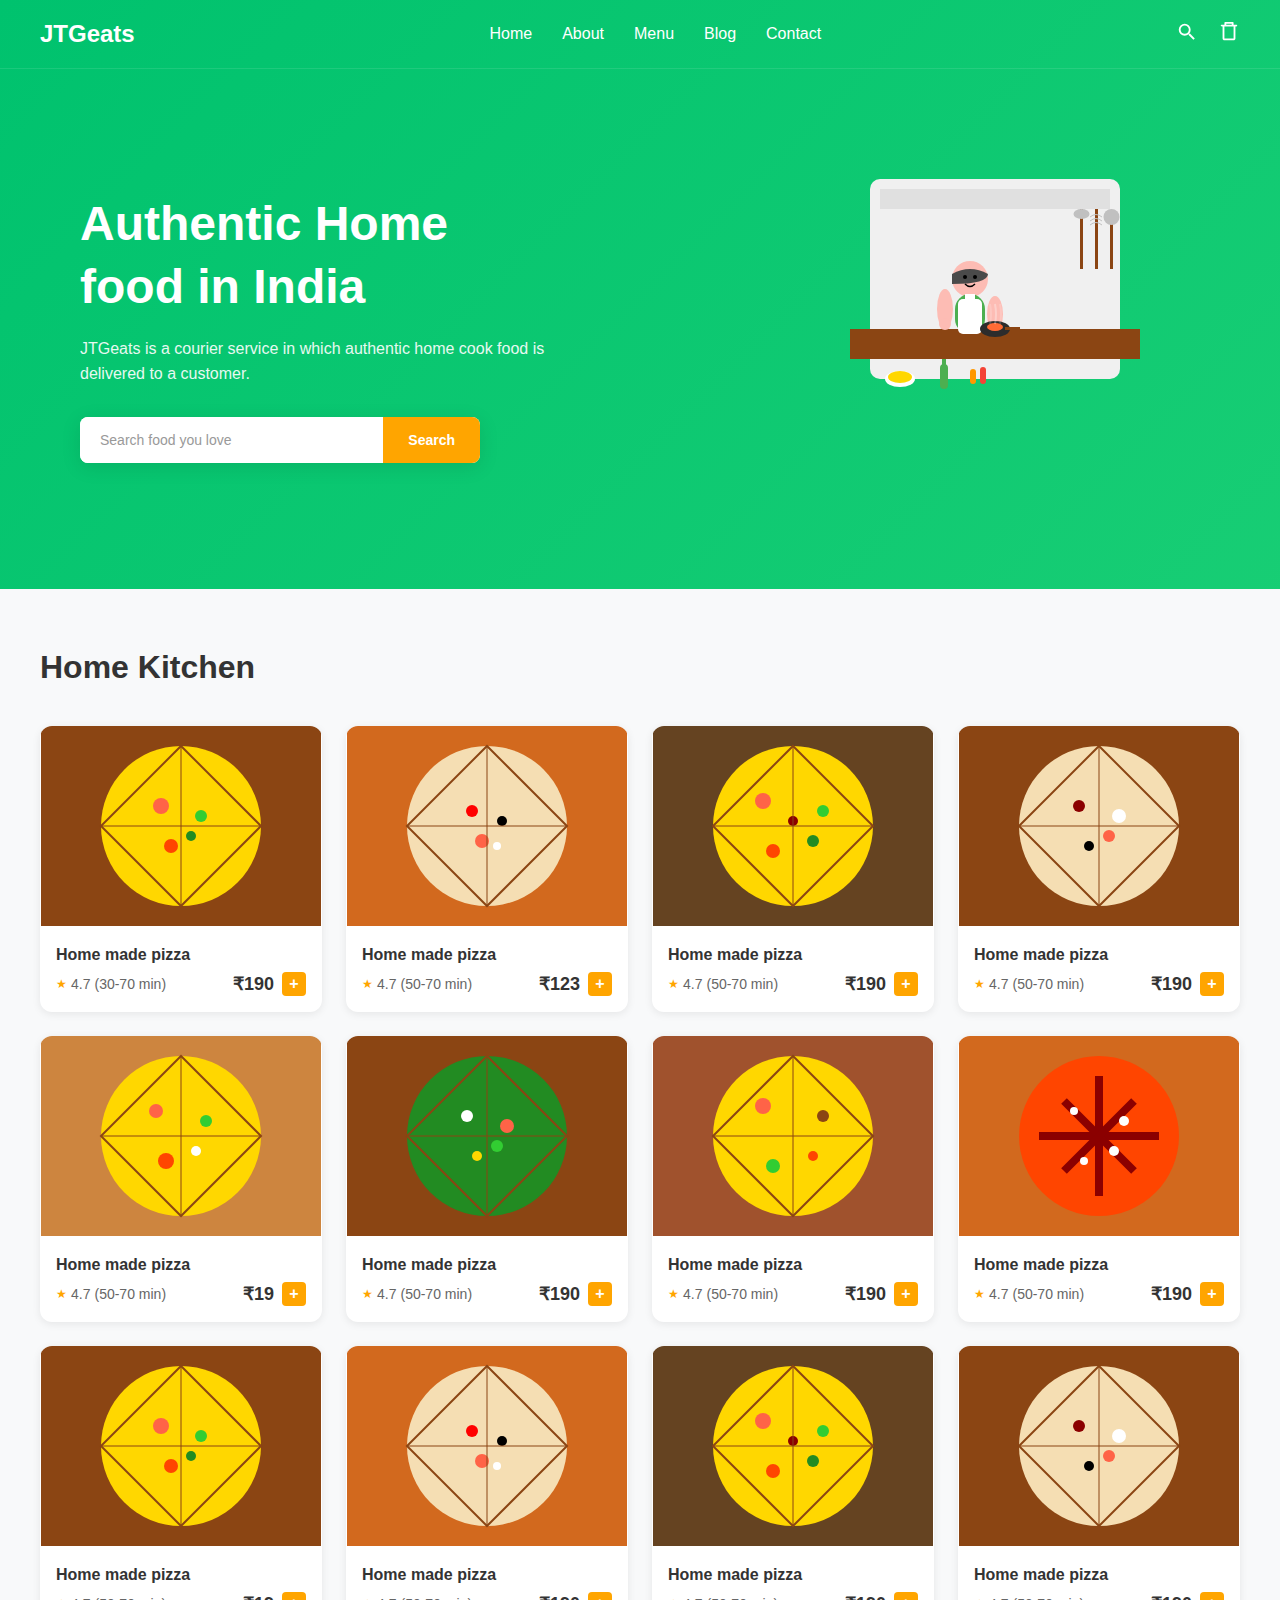
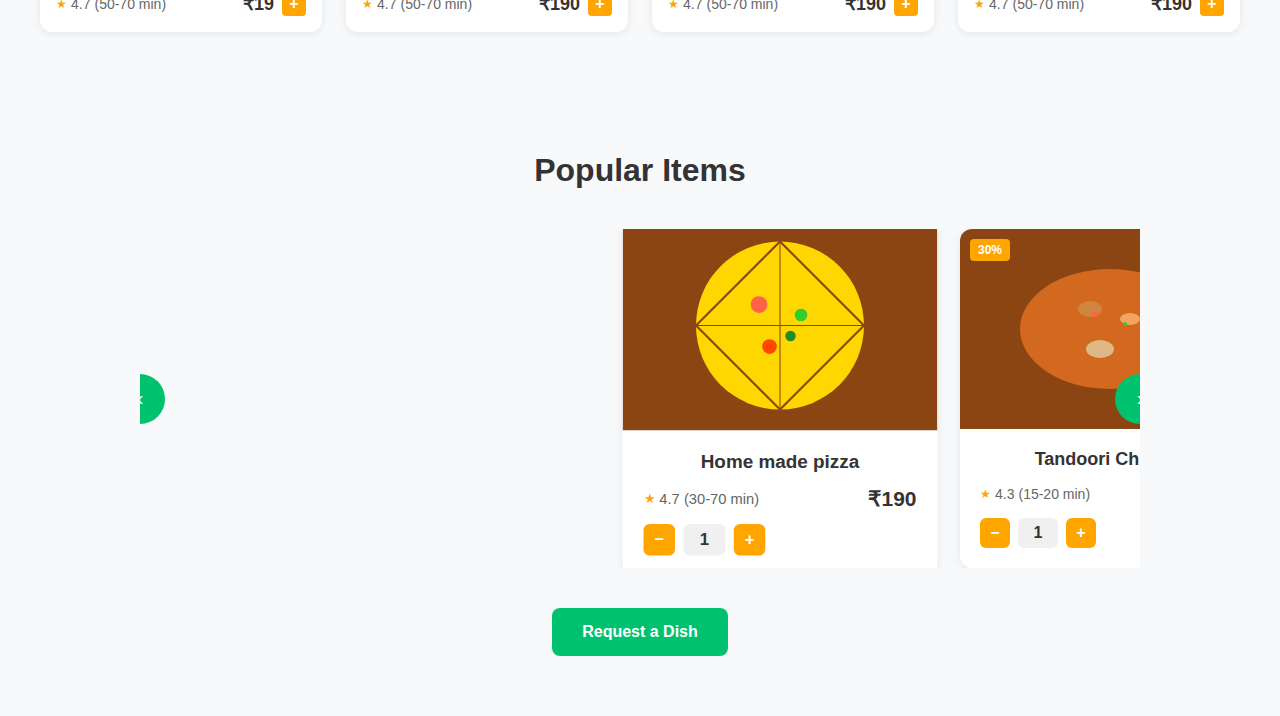
<file: index.html>
<!DOCTYPE html>
<html lang="en">
<head>
  <meta charset="UTF-8" />
  <meta name="viewport" content="width=device-width, initial-scale=1.0"/>
  <title>JTGeats | Home</title>
  <link rel="stylesheet" href="style.css">
</head>
<body>
  <header>
    <div class="nav-container">
      <div class="logo">JTGeats</div>
      <nav class="nav-links">
        <a href="#">Home</a>
        <a href="#">About</a>
        <a href="#">Menu</a>
        <a href="#">Blog</a>
        <a href="#">Contact</a>
      </nav>
      <div class="nav-icons">
        <div class="search-icon">
          <svg viewBox="0 0 24 24">
            <path d="M15.5 14h-.79l-.28-.27A6.471 6.471 0 0 0 16 9.5 6.5 6.5 0 1 0 9.5 16c1.61 0 3.09-.59 4.23-1.57l.27.28v.79l5 4.99L20.49 19l-4.99-5zm-6 0C7.01 14 5 11.99 5 9.5S7.01 5 9.5 5 14 7.01 14 9.5 11.99 14 9.5 14z"/>
          </svg>
        </div>
        <div class="cart-icon">
          <svg viewBox="0 0 24 24">
            <path d="M7 4V2C7 1.45 7.45 1 8 1H16C16.55 1 17 1.45 17 2V4H20C20.55 4 21 4.45 21 5S20.55 6 20 6H19V19C19 20.1 18.1 21 17 21H7C5.9 21 5 20.1 5 19V6H4C3.45 6 3 5.55 3 5S3.45 4 4 4H7ZM9 3V4H15V3H9ZM7 6V19H17V6H7Z"/>
          </svg>
        </div>
      </div>
    </div>
  </header>

  <main class="hero">
    <div class="hero-left">
      <h1>Authentic Home<br><span>food in India</span></h1>
      <p>JTGeats is a courier service in which authentic home cook food is delivered to a customer.</p>
      <div class="search-box">
        <input type="text" placeholder="Search food you love" />
        <button>Search</button>
      </div>
    </div>
    <div class="hero-right">
      <svg viewBox="0 0 500 400" xmlns="http://www.w3.org/2000/svg">
        <!-- Kitchen Background -->
        <rect x="200" y="50" width="250" height="200" fill="#f0f0f0" rx="10"/>
        <rect x="210" y="60" width="230" height="20" fill="#e0e0e0"/>
        
        <!-- Kitchen Counter -->
        <rect x="180" y="200" width="290" height="30" fill="#8B4513"/>
        
        <!-- Kitchen Tools -->
        <g transform="translate(400,80)">
          <!-- Spatula -->
          <rect x="10" y="0" width="3" height="60" fill="#8B4513"/>
          <ellipse cx="11.5" cy="5" rx="8" ry="5" fill="#C0C0C0"/>
          
          <!-- Whisk -->
          <rect x="25" y="0" width="3" height="60" fill="#8B4513"/>
          <g stroke="#C0C0C0" stroke-width="1" fill="none">
            <path d="M20,8 Q26,3 32,8"/>
            <path d="M20,12 Q26,7 32,12"/>
            <path d="M20,16 Q26,11 32,16"/>
          </g>
          
          <!-- Ladle -->
          <rect x="40" y="10" width="3" height="50" fill="#8B4513"/>
          <circle cx="41.5" cy="8" r="8" fill="#C0C0C0"/>
        </g>
        
        <!-- Person -->
        <g transform="translate(250,120)">
          <!-- Head -->
          <circle cx="50" cy="30" r="18" fill="#FDBCB4"/>
          
          <!-- Hair -->
          <path d="M32,25 Q50,15 68,25 Q68,35 32,35 Z" fill="#4A4A4A"/>
          
          <!-- Eyes -->
          <circle cx="45" cy="28" r="2" fill="#000"/>
          <circle cx="55" cy="28" r="2" fill="#000"/>
          
          <!-- Smile -->
          <path d="M45,35 Q50,40 55,35" stroke="#000" stroke-width="1.5" fill="none"/>
          
          <!-- Body -->
          <rect x="35" y="45" width="30" height="40" fill="#4CAF50" rx="15"/>
          
          <!-- Apron -->
          <rect x="38" y="50" width="24" height="35" fill="#FFF" rx="5"/>
          <rect x="45" y="45" width="10" height="5" fill="#FFF"/>
          
          <!-- Arms -->
          <ellipse cx="25" cy="60" rx="8" ry="20" fill="#FDBCB4"/>
          <ellipse cx="75" cy="65" rx="8" ry="18" fill="#FDBCB4"/>
          
          <!-- Hands -->
          <circle cx="25" cy="75" r="6" fill="#FDBCB4"/>
          <circle cx="75" cy="80" r="6" fill="#FDBCB4"/>
          
          <!-- Cooking Pan -->
          <g transform="translate(65,75)">
            <ellipse cx="10" cy="5" rx="15" ry="8" fill="#2C2C2C"/>
            <rect x="20" y="3" width="15" height="3" fill="#8B4513"/>
            <!-- Food in pan -->
            <ellipse cx="10" cy="3" rx="8" ry="4" fill="#FF6B35"/>
          </g>
        </g>
        
        <!-- Cooking ingredients/items on counter -->
        <g transform="translate(200,230)">
          <!-- Bowl -->
          <ellipse cx="30" cy="20" rx="15" ry="8" fill="#FFF"/>
          <ellipse cx="30" cy="18" rx="12" ry="6" fill="#FFD700"/>
          
          <!-- Bottle -->
          <rect x="70" y="5" width="8" height="25" fill="#4CAF50" rx="4"/>
          <rect x="72" y="0" width="4" height="8" fill="#4CAF50"/>
          
          <!-- Salt/Spice containers -->
          <rect x="100" y="10" width="6" height="15" fill="#FF9800" rx="3"/>
          <rect x="110" y="8" width="6" height="17" fill="#F44336" rx="3"/>
        </g>
        
        <!-- Steam lines -->
        <g stroke="#FFF" stroke-width="2" fill="none" opacity="0.6">
          <path d="M320,195 Q322,185 320,175">
            <animate attributeName="opacity" values="0.6;0.2;0.6" dur="2s" repeatCount="indefinite"/>
          </path>
          <path d="M325,195 Q327,185 325,175">
            <animate attributeName="opacity" values="0.2;0.6;0.2" dur="2s" repeatCount="indefinite"/>
          </path>
          <path d="M330,195 Q332,185 330,175">
            <animate attributeName="opacity" values="0.6;0.2;0.6" dur="2s" repeatCount="indefinite"/>
          </path>
        </g>
      </svg>
    </div>
  </main>

  <section class="home-kitchen">
    <h2>Home Kitchen</h2>
    <div class="pizza-grid">
      <!-- Row 1 -->
      <div class="pizza-card">
        <div style="position: relative;">
          <svg class="pizza-image" viewBox="0 0 280 200" style="height: 200px;">
            <rect width="280" height="200" fill="#8B4513"/>
            <circle cx="140" cy="100" r="80" fill="#FFD700"/>
            <circle cx="120" cy="80" r="8" fill="#FF6347"/>
            <circle cx="160" cy="90" r="6" fill="#32CD32"/>
            <circle cx="130" cy="120" r="7" fill="#FF4500"/>
            <circle cx="150" cy="110" r="5" fill="#228B22"/>
            <path d="M 140 20 L 220 100 L 140 180 L 60 100 Z" fill="none" stroke="#8B4513" stroke-width="2"/>
            <path d="M 140 20 L 140 180 M 60 100 L 220 100" stroke="#8B4513" stroke-width="1"/>
          </svg>
        </div>
        <div class="pizza-info">
          <div class="pizza-title">Home made pizza</div>
          <div class="pizza-footer">
            <div class="pizza-rating">
              <span class="star">★</span>
              <span>4.7</span>
              <span>(30-70 min)</span>
            </div>
            <div style="display: flex; align-items: center; gap: 8px;">
              <span class="pizza-price">₹190</span>
              <button class="add-btn">+</button>
            </div>
          </div>
        </div>
      </div>

      <div class="pizza-card">
        <div style="position: relative;">
          <svg class="pizza-image" viewBox="0 0 280 200" style="height: 200px;">
            <rect width="280" height="200" fill="#D2691E"/>
            <circle cx="140" cy="100" r="80" fill="#F5DEB3"/>
            <circle cx="125" cy="85" r="6" fill="#FF0000"/>
            <circle cx="155" cy="95" r="5" fill="#000"/>
            <circle cx="135" cy="115" r="7" fill="#FF6347"/>
            <circle cx="150" cy="120" r="4" fill="#FFF"/>
            <path d="M 140 20 L 220 100 L 140 180 L 60 100 Z" fill="none" stroke="#8B4513" stroke-width="2"/>
            <path d="M 140 20 L 140 180 M 60 100 L 220 100" stroke="#8B4513" stroke-width="1"/>
          </svg>
        </div>
        <div class="pizza-info">
          <div class="pizza-title">Home made pizza</div>
          <div class="pizza-footer">
            <div class="pizza-rating">
              <span class="star">★</span>
              <span>4.7</span>
              <span>(50-70 min)</span>
            </div>
            <div style="display: flex; align-items: center; gap: 8px;">
              <span class="pizza-price">₹123</span>
              <button class="add-btn">+</button>
            </div>
          </div>
        </div>
      </div>

      <div class="pizza-card">
        <div style="position: relative;">
          <div class="discount-badge">40%</div>
          <svg class="pizza-image" viewBox="0 0 280 200" style="height: 200px;">
            <rect width="280" height="200" fill="#654321"/>
            <circle cx="140" cy="100" r="80" fill="#FFD700"/>
            <circle cx="110" cy="75" r="8" fill="#FF6347"/>
            <circle cx="170" cy="85" r="6" fill="#32CD32"/>
            <circle cx="120" cy="125" r="7" fill="#FF4500"/>
            <circle cx="160" cy="115" r="6" fill="#228B22"/>
            <circle cx="140" cy="95" r="5" fill="#8B0000"/>
            <path d="M 140 20 L 220 100 L 140 180 L 60 100 Z" fill="none" stroke="#8B4513" stroke-width="2"/>
            <path d="M 140 20 L 140 180 M 60 100 L 220 100" stroke="#8B4513" stroke-width="1"/>
          </svg>
        </div>
        <div class="pizza-info">
          <div class="pizza-title">Home made pizza</div>
          <div class="pizza-footer">
            <div class="pizza-rating">
              <span class="star">★</span>
              <span>4.7</span>
              <span>(50-70 min)</span>
            </div>
            <div style="display: flex; align-items: center; gap: 8px;">
              <span class="pizza-price">₹190</span>
              <button class="add-btn">+</button>
            </div>
          </div>
        </div>
      </div>

      <div class="pizza-card">
        <div style="position: relative;">
          <svg class="pizza-image" viewBox="0 0 280 200" style="height: 200px;">
            <rect width="280" height="200" fill="#8B4513"/>
            <circle cx="140" cy="100" r="80" fill="#F5DEB3"/>
            <circle cx="120" cy="80" r="6" fill="#8B0000"/>
            <circle cx="160" cy="90" r="7" fill="#FFF"/>
            <circle cx="130" cy="120" r="5" fill="#000"/>
            <circle cx="150" cy="110" r="6" fill="#FF6347"/>
            <path d="M 140 20 L 220 100 L 140 180 L 60 100 Z" fill="none" stroke="#8B4513" stroke-width="2"/>
            <path d="M 140 20 L 140 180 M 60 100 L 220 100" stroke="#8B4513" stroke-width="1"/>
          </svg>
        </div>
        <div class="pizza-info">
          <div class="pizza-title">Home made pizza</div>
          <div class="pizza-footer">
            <div class="pizza-rating">
              <span class="star">★</span>
              <span>4.7</span>
              <span>(50-70 min)</span>
            </div>
            <div style="display: flex; align-items: center; gap: 8px;">
              <span class="pizza-price">₹190</span>
              <button class="add-btn">+</button>
            </div>
          </div>
        </div>
      </div>

      <!-- Row 2 -->
      <div class="pizza-card">
        <div style="position: relative;">
          <div class="discount-badge">30%</div>
          <svg class="pizza-image" viewBox="0 0 280 200" style="height: 200px;">
            <rect width="280" height="200" fill="#CD853F"/>
            <circle cx="140" cy="100" r="80" fill="#FFD700"/>
            <circle cx="115" cy="75" r="7" fill="#FF6347"/>
            <circle cx="165" cy="85" r="6" fill="#32CD32"/>
            <circle cx="125" cy="125" r="8" fill="#FF4500"/>
            <circle cx="155" cy="115" r="5" fill="#FFF"/>
            <path d="M 140 20 L 220 100 L 140 180 L 60 100 Z" fill="none" stroke="#8B4513" stroke-width="2"/>
            <path d="M 140 20 L 140 180 M 60 100 L 220 100" stroke="#8B4513" stroke-width="1"/>
          </svg>
        </div>
        <div class="pizza-info">
          <div class="pizza-title">Home made pizza</div>
          <div class="pizza-footer">
            <div class="pizza-rating">
              <span class="star">★</span>
              <span>4.7</span>
              <span>(50-70 min)</span>
            </div>
            <div style="display: flex; align-items: center; gap: 8px;">
              <span class="pizza-price">₹19</span>
              <button class="add-btn">+</button>
            </div>
          </div>
        </div>
      </div>

      <div class="pizza-card">
        <div style="position: relative;">
          <div class="discount-badge">30%</div>
          <svg class="pizza-image" viewBox="0 0 280 200" style="height: 200px;">
            <rect width="280" height="200" fill="#8B4513"/>
            <circle cx="140" cy="100" r="80" fill="#228B22"/>
            <circle cx="120" cy="80" r="6" fill="#FFF"/>
            <circle cx="160" cy="90" r="7" fill="#FF6347"/>
            <circle cx="130" cy="120" r="5" fill="#FFD700"/>
            <circle cx="150" cy="110" r="6" fill="#32CD32"/>
            <path d="M 140 20 L 220 100 L 140 180 L 60 100 Z" fill="none" stroke="#8B4513" stroke-width="2"/>
            <path d="M 140 20 L 140 180 M 60 100 L 220 100" stroke="#8B4513" stroke-width="1"/>
          </svg>
        </div>
        <div class="pizza-info">
          <div class="pizza-title">Home made pizza</div>
          <div class="pizza-footer">
            <div class="pizza-rating">
              <span class="star">★</span>
              <span>4.7</span>
              <span>(50-70 min)</span>
            </div>
            <div style="display: flex; align-items: center; gap: 8px;">
              <span class="pizza-price">₹190</span>
              <button class="add-btn">+</button>
            </div>
          </div>
        </div>
      </div>

      <div class="pizza-card">
        <div style="position: relative;">
          <div class="discount-badge">40%</div>
          <svg class="pizza-image" viewBox="0 0 280 200" style="height: 200px;">
            <rect width="280" height="200" fill="#A0522D"/>
            <circle cx="140" cy="100" r="80" fill="#FFD700"/>
            <circle cx="110" cy="70" r="8" fill="#FF6347"/>
            <circle cx="170" cy="80" r="6" fill="#8B4513"/>
            <circle cx="120" cy="130" r="7" fill="#32CD32"/>
            <circle cx="160" cy="120" r="5" fill="#FF4500"/>
            <path d="M 140 20 L 220 100 L 140 180 L 60 100 Z" fill="none" stroke="#8B4513" stroke-width="2"/>
            <path d="M 140 20 L 140 180 M 60 100 L 220 100" stroke="#8B4513" stroke-width="1"/>
          </svg>
        </div>
        <div class="pizza-info">
          <div class="pizza-title">Home made pizza</div>
          <div class="pizza-footer">
            <div class="pizza-rating">
              <span class="star">★</span>
              <span>4.7</span>
              <span>(50-70 min)</span>
            </div>
            <div style="display: flex; align-items: center; gap: 8px;">
              <span class="pizza-price">₹190</span>
              <button class="add-btn">+</button>
            </div>
          </div>
        </div>
      </div>

      <div class="pizza-card">
        <div style="position: relative;">
          <div class="discount-badge">50%</div>
          <svg class="pizza-image" viewBox="0 0 280 200" style="height: 200px;">
            <rect width="280" height="200" fill="#D2691E"/>
            <circle cx="140" cy="100" r="80" fill="#FF4500"/>
            <g stroke="#8B0000" stroke-width="8" fill="none">
              <path d="M 80 100 L 200 100"/>
              <path d="M 140 40 L 140 160"/>
              <path d="M 105 65 L 175 135"/>
              <path d="M 175 65 L 105 135"/>
            </g>
            <circle cx="115" cy="75" r="4" fill="#FFF"/>
            <circle cx="165" cy="85" r="5" fill="#FFF"/>
            <circle cx="125" cy="125" r="4" fill="#FFF"/>
            <circle cx="155" cy="115" r="5" fill="#FFF"/>
          </svg>
        </div>
        <div class="pizza-info">
          <div class="pizza-title">Home made pizza</div>
          <div class="pizza-footer">
            <div class="pizza-rating">
              <span class="star">★</span>
              <span>4.7</span>
              <span>(50-70 min)</span>
            </div>
            <div style="display: flex; align-items: center; gap: 8px;">
              <span class="pizza-price">₹190</span>
              <button class="add-btn">+</button>
            </div>
          </div>
        </div>
      </div>

      <!-- Row 3 -->
      <div class="pizza-card">
        <div style="position: relative;">
          <svg class="pizza-image" viewBox="0 0 280 200" style="height: 200px;">
            <rect width="280" height="200" fill="#8B4513"/>
            <circle cx="140" cy="100" r="80" fill="#FFD700"/>
            <circle cx="120" cy="80" r="8" fill="#FF6347"/>
            <circle cx="160" cy="90" r="6" fill="#32CD32"/>
            <circle cx="130" cy="120" r="7" fill="#FF4500"/>
            <circle cx="150" cy="110" r="5" fill="#228B22"/>
            <path d="M 140 20 L 220 100 L 140 180 L 60 100 Z" fill="none" stroke="#8B4513" stroke-width="2"/>
            <path d="M 140 20 L 140 180 M 60 100 L 220 100" stroke="#8B4513" stroke-width="1"/>
          </svg>
        </div>
        <div class="pizza-info">
          <div class="pizza-title">Home made pizza</div>
          <div class="pizza-footer">
            <div class="pizza-rating">
              <span class="star">★</span>
              <span>4.7</span>
              <span>(50-70 min)</span>
            </div>
            <div style="display: flex; align-items: center; gap: 8px;">
              <span class="pizza-price">₹19</span>
              <button class="add-btn">+</button>
            </div>
          </div>
        </div>
      </div>

      <div class="pizza-card">
        <div style="position: relative;">
          <svg class="pizza-image" viewBox="0 0 280 200" style="height: 200px;">
            <rect width="280" height="200" fill="#D2691E"/>
            <circle cx="140" cy="100" r="80" fill="#F5DEB3"/>
            <circle cx="125" cy="85" r="6" fill="#FF0000"/>
            <circle cx="155" cy="95" r="5" fill="#000"/>
            <circle cx="135" cy="115" r="7" fill="#FF6347"/>
            <circle cx="150" cy="120" r="4" fill="#FFF"/>
            <path d="M 140 20 L 220 100 L 140 180 L 60 100 Z" fill="none" stroke="#8B4513" stroke-width="2"/>
            <path d="M 140 20 L 140 180 M 60 100 L 220 100" stroke="#8B4513" stroke-width="1"/>
          </svg>
        </div>
        <div class="pizza-info">
          <div class="pizza-title">Home made pizza</div>
          <div class="pizza-footer">
            <div class="pizza-rating">
              <span class="star">★</span>
              <span>4.7</span>
              <span>(50-70 min)</span>
            </div>
            <div style="display: flex; align-items: center; gap: 8px;">
              <span class="pizza-price">₹190</span>
              <button class="add-btn">+</button>
            </div>
          </div>
        </div>
      </div>

      <div class="pizza-card">
        <div style="position: relative;">
          <div class="discount-badge">40%</div>
          <svg class="pizza-image" viewBox="0 0 280 200" style="height: 200px;">
            <rect width="280" height="200" fill="#654321"/>
            <circle cx="140" cy="100" r="80" fill="#FFD700"/>
            <circle cx="110" cy="75" r="8" fill="#FF6347"/>
            <circle cx="170" cy="85" r="6" fill="#32CD32"/>
            <circle cx="120" cy="125" r="7" fill="#FF4500"/>
            <circle cx="160" cy="115" r="6" fill="#228B22"/>
            <circle cx="140" cy="95" r="5" fill="#8B0000"/>
            <path d="M 140 20 L 220 100 L 140 180 L 60 100 Z" fill="none" stroke="#8B4513" stroke-width="2"/>
            <path d="M 140 20 L 140 180 M 60 100 L 220 100" stroke="#8B4513" stroke-width="1"/>
          </svg>
        </div>
        <div class="pizza-info">
          <div class="pizza-title">Home made pizza</div>
          <div class="pizza-footer">
            <div class="pizza-rating">
              <span class="star">★</span>
              <span>4.7</span>
              <span>(50-70 min)</span>
            </div>
            <div style="display: flex; align-items: center; gap: 8px;">
              <span class="pizza-price">₹190</span>
              <button class="add-btn">+</button>
            </div>
          </div>
        </div>
      </div>

      <div class="pizza-card">
        <div style="position: relative;">
          <svg class="pizza-image" viewBox="0 0 280 200" style="height: 200px;">
            <rect width="280" height="200" fill="#8B4513"/>
            <circle cx="140" cy="100" r="80" fill="#F5DEB3"/>
            <circle cx="120" cy="80" r="6" fill="#8B0000"/>
            <circle cx="160" cy="90" r="7" fill="#FFF"/>
            <circle cx="130" cy="120" r="5" fill="#000"/>
            <circle cx="150" cy="110" r="6" fill="#FF6347"/>
            <path d="M 140 20 L 220 100 L 140 180 L 60 100 Z" fill="none" stroke="#8B4513" stroke-width="2"/>
            <path d="M 140 20 L 140 180 M 60 100 L 220 100" stroke="#8B4513" stroke-width="1"/>
          </svg>
        </div>
        <div class="pizza-info">
          <div class="pizza-title">Home made pizza</div>
          <div class="pizza-footer">
            <div class="pizza-rating">
              <span class="star">★</span>
              <span>4.7</span>
              <span>(50-70 min)</span>
            </div>
            <div style="display: flex; align-items: center; gap: 8px;">
              <span class="pizza-price">₹190</span>
              <button class="add-btn">+</button>
            </div>
          </div>
        </div>
      </div>
    </div>
  </section>

  <section class="popular-items">
    <h2>Popular Items</h2>
    <div class="carousel-container">
      <button class="carousel-nav prev" onclick="moveCarousel(-1)">‹</button>
      <div class="carousel-wrapper" id="carousel">
        <div class="carousel-item center">
          <div class="item-image">
            <svg viewBox="0 0 300 200" style="width: 100%; height: 200px;">
              <rect width="300" height="200" fill="#8B4513"/>
              <circle cx="150" cy="100" r="80" fill="#FFD700"/>
              <circle cx="130" cy="80" r="8" fill="#FF6347"/>
              <circle cx="170" cy="90" r="6" fill="#32CD32"/>
              <circle cx="140" cy="120" r="7" fill="#FF4500"/>
              <circle cx="160" cy="110" r="5" fill="#228B22"/>
              <path d="M 150 20 L 230 100 L 150 180 L 70 100 Z" fill="none" stroke="#8B4513" stroke-width="2"/>
              <path d="M 150 20 L 150 180 M 70 100 L 230 100" stroke="#8B4513" stroke-width="1"/>
            </svg>
          </div>
          <div class="item-info">
            <div class="item-title">Home made pizza</div>
            <div class="item-footer">
              <div class="item-rating">
                <span class="star">★</span>
                <span>4.7</span>
                <span>(30-70 min)</span>
              </div>
              <span class="item-price">₹190</span>
            </div>
            <div class="quantity-controls">
              <button class="qty-btn" onclick="changeQuantity(0, -1)">−</button>
              <div class="qty-display" id="qty-0">1</div>
              <button class="qty-btn" onclick="changeQuantity(0, 1)">+</button>
            </div>
          </div>
        </div>

        <div class="carousel-item">
          <div class="item-image">
            <div class="discount-badge">30%</div>
            <svg viewBox="0 0 300 200" style="width: 100%; height: 200px;">
              <rect width="300" height="200" fill="#8B4513"/>
              <ellipse cx="150" cy="100" rx="90" ry="60" fill="#D2691E"/>
              <ellipse cx="130" cy="80" rx="12" ry="8" fill="#CD853F"/>
              <ellipse cx="170" cy="90" rx="10" ry="6" fill="#F4A460"/>
              <ellipse cx="140" cy="120" rx="14" ry="9" fill="#DEB887"/>
              <ellipse cx="160" cy="110" rx="8" ry="5" fill="#D2691E"/>
              <circle cx="135" cy="85" r="3" fill="#FF6347"/>
              <circle cx="165" cy="95" r="2" fill="#32CD32"/>
            </svg>
          </div>
          <div class="item-info">
            <div class="item-title">Tandoori Chicken</div>
            <div class="item-footer">
              <div class="item-rating">
                <span class="star">★</span>
                <span>4.3</span>
                <span>(15-20 min)</span>
              </div>
              <span class="item-price">₹184</span>
            </div>
            <div class="quantity-controls">
              <button class="qty-btn" onclick="changeQuantity(1, -1)">−</button>
              <div class="qty-display" id="qty-1">1</div>
              <button class="qty-btn" onclick="changeQuantity(1, 1)">+</button>
            </div>
          </div>
        </div>

        <div class="carousel-item">
          <div class="item-image">
            <div class="discount-badge">20%</div>
            <svg viewBox="0 0 300 200" style="width: 100%; height: 200px;">
              <rect width="300" height="200" fill="#A0522D"/>
              <g>
                <ellipse cx="130" cy="90" rx="15" ry="12" fill="#CD853F"/>
                <ellipse cx="170" cy="100" rx="18" ry="14" fill="#D2691E"/>
                <ellipse cx="150" cy="120" rx="16" ry="13" fill="#F4A460"/>
                <ellipse cx="120" cy="130" rx="14" ry="11" fill="#DEB887"/>
                <ellipse cx="180" cy="130" rx="17" ry="12" fill="#CD853F"/>
              </g>
              <circle cx="125" cy="85" r="2" fill="#FF0000"/>
              <circle cx="175" cy="95" r="2" fill="#32CD32"/>
              <circle cx="155" cy="115" r="2" fill="#FF6347"/>
            </svg>
          </div>
          <div class="item-info">
            <div class="item-title">Chilli Chicken</div>
            <div class="item-footer">
              <div class="item-rating">
                <span class="star">★</span>
                <span>4.1</span>
                <span>(25-40 min)</span>
              </div>
              <span class="item-price">₹116</span>
            </div>
            <div class="quantity-controls">
              <button class="qty-btn" onclick="changeQuantity(2, -1)">−</button>
              <div class="qty-display" id="qty-2">1</div>
              <button class="qty-btn" onclick="changeQuantity(2, 1)">+</button>
            </div>
          </div>
        </div>

        <div class="carousel-item">
          <div class="item-image">
            <svg viewBox="0 0 300 200" style="width: 100%; height: 200px;">
              <rect width="300" height="200" fill="#8FBC8F"/>
              <ellipse cx="150" cy="100" rx="80" ry="50" fill="#228B22"/>
              <circle cx="130" cy="80" r="8" fill="#FFD700"/>
              <circle cx="170" cy="90" r="6" fill="#FFF"/>
              <circle cx="140" cy="120" r="7" fill="#FF6347"/>
              <circle cx="160" cy="110" r="5" fill="#32CD32"/>
              <rect x="140" y="90" width="20" height="20" fill="#8B4513"/>
            </svg>
          </div>
          <div class="item-info">
            <div class="item-title">Palak Paneer</div>
            <div class="item-footer">
              <div class="item-rating">
                <span class="star">★</span>
                <span>4.5</span>
                <span>(20-30 min)</span>
              </div>
              <span class="item-price">₹150</span>
            </div>
            <div class="quantity-controls">
              <button class="qty-btn" onclick="changeQuantity(3, -1)">−</button>
              <div class="qty-display" id="qty-3">1</div>
              <button class="qty-btn" onclick="changeQuantity(3, 1)">+</button>
            </div>
          </div>
        </div>

        <div class="carousel-item">
          <div class="item-image">
            <div class="discount-badge">25%</div>
            <svg viewBox="0 0 300 200" style="width: 100%; height: 200px;">
              <rect width="300" height="200" fill="#DEB887"/>
              <ellipse cx="150" cy="100" rx="70" ry="40" fill="#F5DEB3"/>
              <rect x="130" y="80" width="40" height="40" fill="#FFD700" rx="5"/>
              <circle cx="125" cy="75" r="3" fill="#32CD32"/>
              <circle cx="175" cy="85" r="4" fill="#FF6347"/>
              <circle cx="140" cy="130" r="3" fill="#8B4513"/>
            </svg>
          </div>
          <div class="item-info">
            <div class="item-title">Butter Naan</div>
            <div class="item-footer">
              <div class="item-rating">
                <span class="star">★</span>
                <span>4.6</span>
                <span>(10-15 min)</span>
              </div>
              <span class="item-price">₹45</span>
            </div>
            <div class="quantity-controls">
              <button class="qty-btn" onclick="changeQuantity(4, -1)">−</button>
              <div class="qty-display" id="qty-4">1</div>
              <button class="qty-btn" onclick="changeQuantity(4, 1)">+</button>
            </div>
          </div>
        </div>
      </div>
      <button class="carousel-nav next" onclick="moveCarousel(1)">›</button>
    </div>
    <button class="request-dish-btn" onclick="openModal()">Request a Dish</button>
  </section>

  <!-- Modal -->
  <div class="modal-overlay" id="modalOverlay">
    <div class="modal">
      <button class="modal-close" onclick="closeModal()">&times;</button>
      <h3>Request a Custom Dish</h3>
      <form id="requestForm">
        <div class="form-group">
          <label for="dishName">Dish Name</label>
          <input type="text" id="dishName" name="dishName" placeholder="Enter the dish name you'd like to request">
        </div>
        <div class="form-group">
          <label for="customerName">Your Name</label>
          <input type="text" id="customerName" name="customerName" placeholder="Enter your full name">
        </div>
        <div class="form-group">
          <label for="email">Email Address</label>
          <input type="email" id="email" name="email" placeholder="Enter your email address">
        </div>
        <div class="form-group">
          <label for="phone">Phone Number</label>
          <input type="tel" id="phone" name="phone" placeholder="Enter your phone number">
        </div>
        <div class="form-group">
          <label for="description">Special Instructions</label>
          <textarea id="description" name="description" placeholder="Any special requirements or cooking preferences..."></textarea>
        </div>
        <div class="modal-buttons">
          <button type="button" class="btn-cancel" onclick="closeModal()">Cancel</button>
          <button type="button" class="btn-submit" onclick="submitRequest()">Submit Request</button>
        </div>
      </form>
    </div>
  </div>

  <script src="script.js"></script>
</body>
</html>
</file>
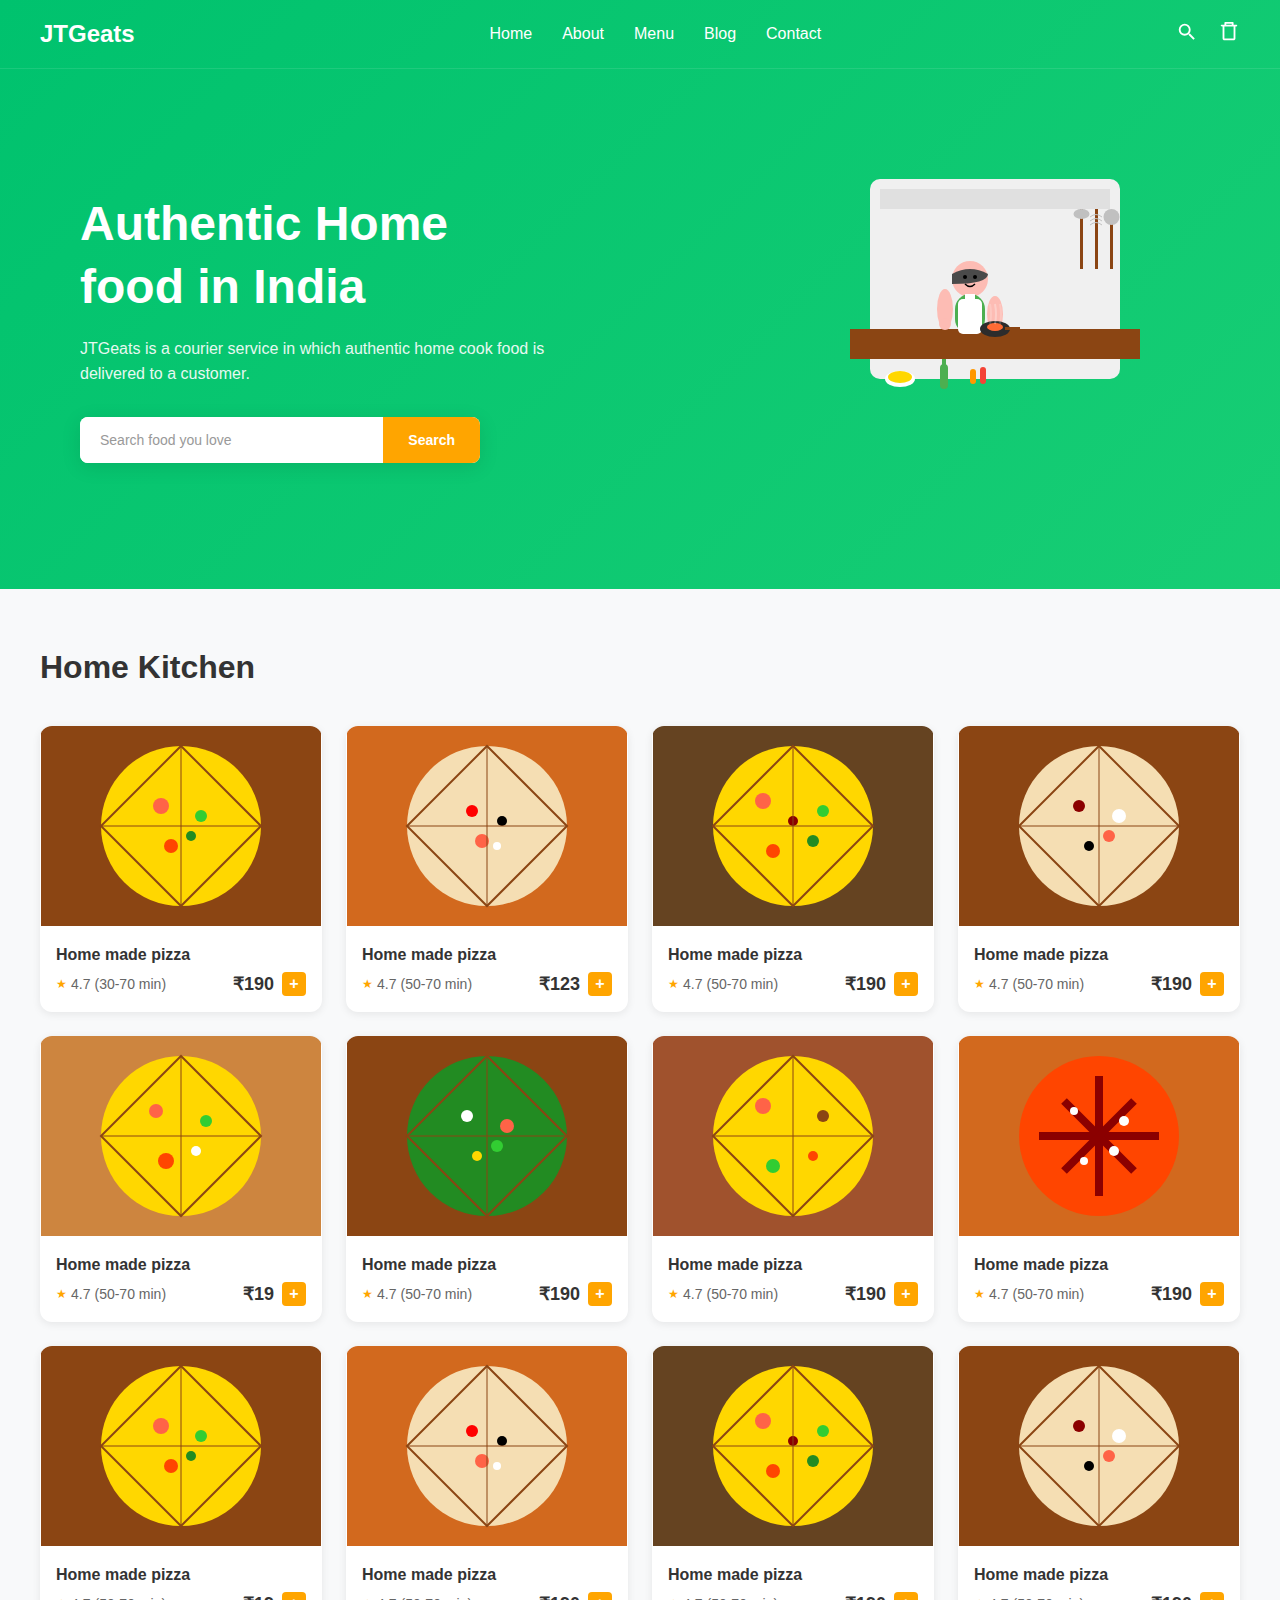
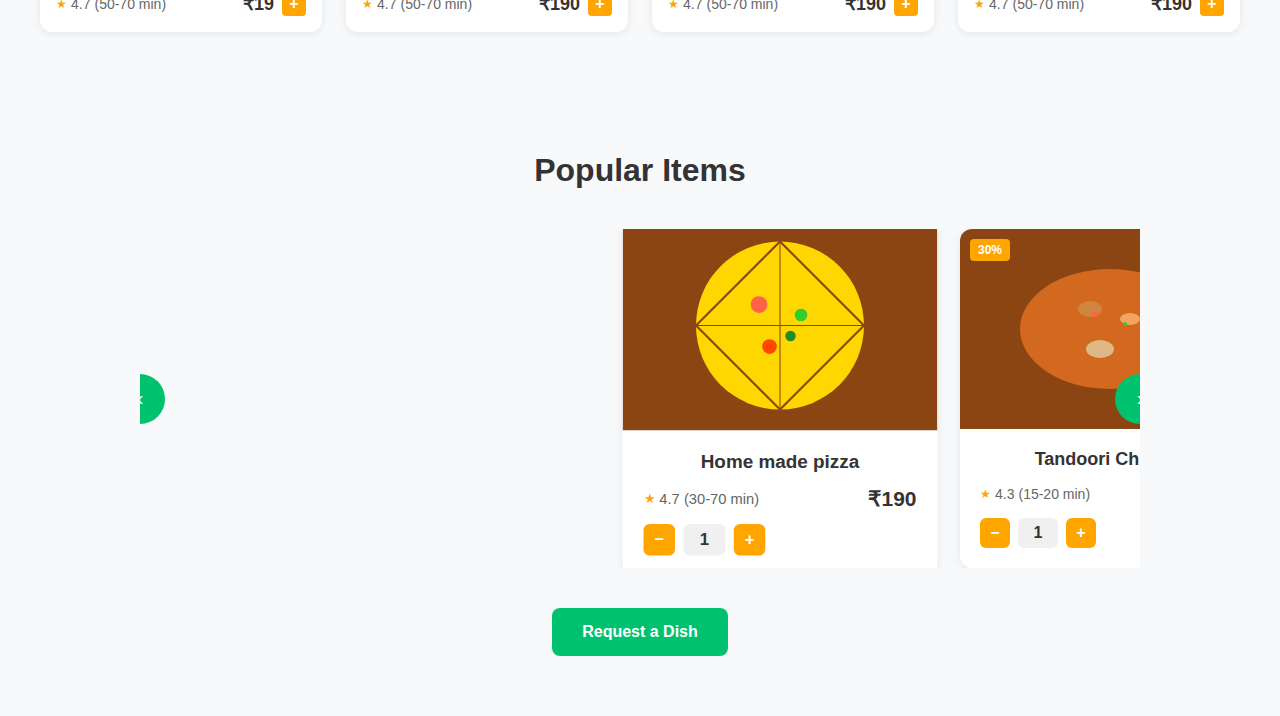
<file: page 3 attached.html>
<!DOCTYPE html>
<html lang="en">
<head>
  <meta charset="UTF-8" />
  <meta name="viewport" content="width=device-width, initial-scale=1.0"/>
  <title>JTGeats | Home</title>
  <style>
    /* Reset + Global */
    * {
      margin: 0;
      padding: 0;
      box-sizing: border-box;
    }

    body {
      font-family: 'Segoe UI', sans-serif;
      background: linear-gradient(135deg, #00c26e 0%, #2dd87a 100%);
      color: white;
      min-height: 100vh;
    }

    /* Navigation */
    header {
      padding: 20px 40px;
      border-bottom: 1px solid rgba(255, 255, 255, 0.1);
    }

    .nav-container {
      display: flex;
      align-items: center;
      justify-content: space-between;
    }

    .logo {
      font-size: 24px;
      font-weight: bold;
    }

    .nav-links {
      display: flex;
      gap: 30px;
    }

    .nav-links a {
      text-decoration: none;
      color: white;
      font-size: 16px;
      font-weight: 500;
      transition: opacity 0.3s ease;
    }

    .nav-links a:hover {
      opacity: 0.8;
    }

    .nav-icons {
      display: flex;
      align-items: center;
      gap: 20px;
    }

    .search-icon, .cart-icon {
      cursor: pointer;
      transition: opacity 0.3s ease;
    }

    .search-icon:hover, .cart-icon:hover {
      opacity: 0.8;
    }

    .search-icon svg, .cart-icon svg {
      width: 22px;
      height: 22px;
      fill: white;
    }

    /* Hero Section */
    .hero {
      display: flex;
      justify-content: space-between;
      align-items: center;
      padding: 60px 80px;
      gap: 60px;
    }

    .hero-left {
      flex: 1;
      max-width: 500px;
    }

    .hero-left h1 {
      font-size: 48px;
      font-weight: bold;
      line-height: 1.2;
      margin-bottom: 20px;
    }

    .hero-left h1 span {
      display: block;
      margin-top: 5px;
    }

    .hero-left p {
      font-size: 16px;
      line-height: 1.6;
      margin-bottom: 30px;
      opacity: 0.9;
    }

    .search-box {
      display: flex;
      align-items: center;
      background-color: white;
      border-radius: 8px;
      overflow: hidden;
      width: 400px;
      box-shadow: 0 4px 20px rgba(0, 0, 0, 0.1);
    }

    .search-box input {
      flex: 1;
      padding: 15px 20px;
      border: none;
      outline: none;
      font-size: 14px;
      color: #333;
    }

    .search-box input::placeholder {
      color: #999;
    }

    .search-box button {
      background-color: #ffa500;
      color: white;
      padding: 15px 25px;
      border: none;
      font-weight: bold;
      cursor: pointer;
      font-size: 14px;
      transition: background-color 0.3s ease;
    }

    .search-box button:hover {
      background-color: #e6940a;
    }

    /* Hero Image */
    .hero-right {
      flex: 1;
      display: flex;
      justify-content: center;
      align-items: center;
    }

    .hero-right svg {
      max-width: 500px;
      width: 100%;
      height: auto;
    }

    /* Home Kitchen Section */
    .home-kitchen {
      background-color: #f8f9fa;
      color: #333;
      padding: 60px 40px;
    }

    .home-kitchen h2 {
      font-size: 32px;
      font-weight: bold;
      margin-bottom: 40px;
      color: #333;
    }

    .pizza-grid {
      display: grid;
      grid-template-columns: repeat(auto-fit, minmax(280px, 1fr));
      gap: 24px;
      max-width: 1200px;
      margin: 0 auto;
    }

    .pizza-card {
      background: white;
      border-radius: 12px;
      overflow: hidden;
      box-shadow: 0 2px 8px rgba(0, 0, 0, 0.08);
      transition: transform 0.3s ease, box-shadow 0.3s ease;
      position: relative;
    }

    .pizza-card:hover {
      transform: translateY(-2px);
      box-shadow: 0 4px 16px rgba(0, 0, 0, 0.12);
    }

    .pizza-image {
      width: 100%;
      height: 200px;
      object-fit: cover;
      position: relative;
    }

    .discount-badge {
      position: absolute;
      top: 10px;
      left: 10px;
      background-color: #ffa500;
      color: white;
      padding: 4px 8px;
      border-radius: 4px;
      font-size: 12px;
      font-weight: bold;
    }

    .pizza-info {
      padding: 16px;
    }

    .pizza-title {
      font-size: 16px;
      font-weight: 600;
      margin-bottom: 8px;
      color: #333;
    }

    .pizza-footer {
      display: flex;
      justify-content: space-between;
      align-items: center;
    }

    .pizza-rating {
      display: flex;
      align-items: center;
      gap: 4px;
      font-size: 14px;
      color: #666;
    }

    .star {
      color: #ffa500;
      font-size: 12px;
    }

    .pizza-price {
      font-size: 18px;
      font-weight: bold;
      color: #333;
    }

    .add-btn {
      background-color: #ffa500;
      color: white;
      border: none;
      width: 24px;
      height: 24px;
      border-radius: 4px;
      cursor: pointer;
      font-size: 16px;
      font-weight: bold;
      display: flex;
      align-items: center;
      justify-content: center;
      transition: background-color 0.3s ease;
    }

    .add-btn:hover {
      background-color: #e6940a;
    }

    /* Popular Items Section */
    .popular-items {
      background-color: #f8f9fa;
      color: #333;
      padding: 60px 40px;
      text-align: center;
    }

    .popular-items h2 {
      font-size: 32px;
      font-weight: bold;
      margin-bottom: 40px;
      color: #333;
    }

    .carousel-container {
      position: relative;
      max-width: 1000px;
      margin: 0 auto;
      overflow: hidden;
    }

    .carousel-wrapper {
      display: flex;
      transition: transform 0.3s ease;
    }

    .carousel-item {
      min-width: 300px;
      margin: 0 15px;
      background: white;
      border-radius: 12px;
      overflow: hidden;
      box-shadow: 0 2px 8px rgba(0, 0, 0, 0.08);
      transition: transform 0.3s ease, box-shadow 0.3s ease;
      position: relative;
    }

    .carousel-item:hover {
      transform: translateY(-8px);
      box-shadow: 0 8px 25px rgba(0, 0, 0, 0.15);
    }

    .carousel-item.center {
      transform: scale(1.05);
      z-index: 2;
    }

    .carousel-item.center:hover {
      transform: scale(1.05) translateY(-8px);
    }

    .item-image {
      width: 100%;
      height: 200px;
      position: relative;
    }

    .carousel-nav {
      position: absolute;
      top: 50%;
      transform: translateY(-50%);
      background-color: #00c26e;
      border: none;
      border-radius: 50%;
      width: 50px;
      height: 50px;
      cursor: pointer;
      display: flex;
      align-items: center;
      justify-content: center;
      color: white;
      font-size: 20px;
      z-index: 3;
      transition: background-color 0.3s ease, transform 0.3s ease;
    }

    .carousel-nav:hover {
      background-color: #00a85c;
      transform: translateY(-50%) scale(1.1);
    }

    .carousel-nav.prev {
      left: -25px;
    }

    .carousel-nav.next {
      right: -25px;
    }

    .item-info {
      padding: 20px;
    }

    .item-title {
      font-size: 18px;
      font-weight: 600;
      margin-bottom: 12px;
      color: #333;
    }

    .item-footer {
      display: flex;
      justify-content: space-between;
      align-items: center;
    }

    .item-rating {
      display: flex;
      align-items: center;
      gap: 4px;
      font-size: 14px;
      color: #666;
    }

    .item-price {
      font-size: 20px;
      font-weight: bold;
      color: #333;
    }

    .quantity-controls {
      display: flex;
      align-items: center;
      gap: 8px;
      margin-top: 12px;
    }

    .qty-btn {
      background-color: #ffa500;
      color: white;
      border: none;
      width: 30px;
      height: 30px;
      border-radius: 6px;
      cursor: pointer;
      font-size: 16px;
      font-weight: bold;
      display: flex;
      align-items: center;
      justify-content: center;
    }

    .qty-display {
      background-color: #f0f0f0;
      padding: 6px 12px;
      border-radius: 6px;
      font-weight: bold;
      min-width: 40px;
      text-align: center;
    }

    .request-dish-btn {
      background-color: #00c26e;
      color: white;
      border: none;
      padding: 15px 30px;
      border-radius: 8px;
      font-size: 16px;
      font-weight: bold;
      cursor: pointer;
      margin-top: 40px;
      transition: background-color 0.3s ease;
    }

    .request-dish-btn:hover {
      background-color: #00a85c;
    }

    /* Modal Styles */
    .modal-overlay {
      position: fixed;
      top: 0;
      left: 0;
      width: 100%;
      height: 100%;
      background-color: rgba(0, 0, 0, 0.6);
      display: none;
      justify-content: center;
      align-items: center;
      z-index: 1000;
    }

    .modal-overlay.active {
      display: flex;
    }

    .modal {
      background: white;
      border-radius: 12px;
      padding: 30px;
      width: 90%;
      max-width: 500px;
      position: relative;
      animation: modalSlideIn 0.3s ease;
    }

    @keyframes modalSlideIn {
      from {
        opacity: 0;
        transform: translateY(-50px);
      }
      to {
        opacity: 1;
        transform: translateY(0);
      }
    }

    .modal-close {
      position: absolute;
      top: 15px;
      right: 20px;
      background: none;
      border: none;
      font-size: 24px;
      cursor: pointer;
      color: #666;
    }

    .modal h3 {
      margin-bottom: 20px;
      color: #333;
      font-size: 24px;
    }

    .form-group {
      margin-bottom: 20px;
    }

    .form-group label {
      display: block;
      margin-bottom: 8px;
      font-weight: 600;
      color: #333;
    }

    .form-group input,
    .form-group textarea {
      width: 100%;
      padding: 12px;
      border: 2px solid #e0e0e0;
      border-radius: 8px;
      font-size: 14px;
      transition: border-color 0.3s ease;
    }

    .form-group input:focus,
    .form-group textarea:focus {
      outline: none;
      border-color: #00c26e;
    }

    .form-group textarea {
      resize: vertical;
      height: 100px;
    }

    .modal-buttons {
      display: flex;
      gap: 12px;
      justify-content: flex-end;
      margin-top: 30px;
    }

    .btn-cancel {
      background-color: #6c757d;
      color: white;
      border: none;
      padding: 12px 24px;
      border-radius: 8px;
      cursor: pointer;
      font-size: 14px;
      font-weight: 500;
    }

    .btn-submit {
      background-color: #00c26e;
      color: white;
      border: none;
      padding: 12px 24px;
      border-radius: 8px;
      cursor: pointer;
      font-size: 14px;
      font-weight: 500;
    }

    .btn-cancel:hover {
      background-color: #5a6268;
    }

    .btn-submit:hover {
      background-color: #00a85c;
    }

    /* Body scroll lock */
    body.modal-open {
      overflow: hidden;
    }

    /* Responsive Design */
    @media (max-width: 768px) {
      .hero {
        flex-direction: column;
        padding: 40px 20px;
        text-align: center;
      }
      
      .hero-left {
        max-width: 100%;
        margin-bottom: 40px;
      }
      
      .hero-left h1 {
        font-size: 36px;
      }
      
      .search-box {
        width: 100%;
        max-width: 400px;
      }
      
      .nav-container {
        padding: 0 20px;
      }
      
      .nav-links {
        gap: 20px;
      }

      .home-kitchen {
        padding: 40px 20px;
      }

      .pizza-grid {
        grid-template-columns: repeat(auto-fit, minmax(250px, 1fr));
        gap: 20px;
      }

      .popular-items {
        padding: 40px 20px;
      }

      .carousel-item {
        min-width: 280px;
      }

      .carousel-nav {
        display: none;
      }

      .modal {
        width: 95%;
        margin: 20px;
        padding: 20px;
      }
    }
  </style>
</head>
<body>
  <header>
    <div class="nav-container">
      <div class="logo">JTGeats</div>
      <nav class="nav-links">
        <a href="#">Home</a>
        <a href="#">About</a>
        <a href="#">Menu</a>
        <a href="#">Blog</a>
        <a href="#">Contact</a>
      </nav>
      <div class="nav-icons">
        <div class="search-icon">
          <svg viewBox="0 0 24 24">
            <path d="M15.5 14h-.79l-.28-.27A6.471 6.471 0 0 0 16 9.5 6.5 6.5 0 1 0 9.5 16c1.61 0 3.09-.59 4.23-1.57l.27.28v.79l5 4.99L20.49 19l-4.99-5zm-6 0C7.01 14 5 11.99 5 9.5S7.01 5 9.5 5 14 7.01 14 9.5 11.99 14 9.5 14z"/>
          </svg>
        </div>
        <div class="cart-icon">
          <svg viewBox="0 0 24 24">
            <path d="M7 4V2C7 1.45 7.45 1 8 1H16C16.55 1 17 1.45 17 2V4H20C20.55 4 21 4.45 21 5S20.55 6 20 6H19V19C19 20.1 18.1 21 17 21H7C5.9 21 5 20.1 5 19V6H4C3.45 6 3 5.55 3 5S3.45 4 4 4H7ZM9 3V4H15V3H9ZM7 6V19H17V6H7Z"/>
          </svg>
        </div>
      </div>
    </div>
  </header>

  <main class="hero">
    <div class="hero-left">
      <h1>Authentic Home<br><span>food in India</span></h1>
      <p>JTGeats is a courier service in which authentic home cook food is delivered to a customer.</p>
      <div class="search-box">
        <input type="text" placeholder="Search food you love" />
        <button>Search</button>
      </div>
    </div>
    <div class="hero-right">
      <svg viewBox="0 0 500 400" xmlns="http://www.w3.org/2000/svg">
        <!-- Kitchen Background -->
        <rect x="200" y="50" width="250" height="200" fill="#f0f0f0" rx="10"/>
        <rect x="210" y="60" width="230" height="20" fill="#e0e0e0"/>
        
        <!-- Kitchen Counter -->
        <rect x="180" y="200" width="290" height="30" fill="#8B4513"/>
        
        <!-- Kitchen Tools -->
        <g transform="translate(400,80)">
          <!-- Spatula -->
          <rect x="10" y="0" width="3" height="60" fill="#8B4513"/>
          <ellipse cx="11.5" cy="5" rx="8" ry="5" fill="#C0C0C0"/>
          
          <!-- Whisk -->
          <rect x="25" y="0" width="3" height="60" fill="#8B4513"/>
          <g stroke="#C0C0C0" stroke-width="1" fill="none">
            <path d="M20,8 Q26,3 32,8"/>
            <path d="M20,12 Q26,7 32,12"/>
            <path d="M20,16 Q26,11 32,16"/>
          </g>
          
          <!-- Ladle -->
          <rect x="40" y="10" width="3" height="50" fill="#8B4513"/>
          <circle cx="41.5" cy="8" r="8" fill="#C0C0C0"/>
        </g>
        
        <!-- Person -->
        <g transform="translate(250,120)">
          <!-- Head -->
          <circle cx="50" cy="30" r="18" fill="#FDBCB4"/>
          
          <!-- Hair -->
          <path d="M32,25 Q50,15 68,25 Q68,35 32,35 Z" fill="#4A4A4A"/>
          
          <!-- Eyes -->
          <circle cx="45" cy="28" r="2" fill="#000"/>
          <circle cx="55" cy="28" r="2" fill="#000"/>
          
          <!-- Smile -->
          <path d="M45,35 Q50,40 55,35" stroke="#000" stroke-width="1.5" fill="none"/>
          
          <!-- Body -->
          <rect x="35" y="45" width="30" height="40" fill="#4CAF50" rx="15"/>
          
          <!-- Apron -->
          <rect x="38" y="50" width="24" height="35" fill="#FFF" rx="5"/>
          <rect x="45" y="45" width="10" height="5" fill="#FFF"/>
          
          <!-- Arms -->
          <ellipse cx="25" cy="60" rx="8" ry="20" fill="#FDBCB4"/>
          <ellipse cx="75" cy="65" rx="8" ry="18" fill="#FDBCB4"/>
          
          <!-- Hands -->
          <circle cx="25" cy="75" r="6" fill="#FDBCB4"/>
          <circle cx="75" cy="80" r="6" fill="#FDBCB4"/>
          
          <!-- Cooking Pan -->
          <g transform="translate(65,75)">
            <ellipse cx="10" cy="5" rx="15" ry="8" fill="#2C2C2C"/>
            <rect x="20" y="3" width="15" height="3" fill="#8B4513"/>
            <!-- Food in pan -->
            <ellipse cx="10" cy="3" rx="8" ry="4" fill="#FF6B35"/>
          </g>
        </g>
        
        <!-- Cooking ingredients/items on counter -->
        <g transform="translate(200,230)">
          <!-- Bowl -->
          <ellipse cx="30" cy="20" rx="15" ry="8" fill="#FFF"/>
          <ellipse cx="30" cy="18" rx="12" ry="6" fill="#FFD700"/>
          
          <!-- Bottle -->
          <rect x="70" y="5" width="8" height="25" fill="#4CAF50" rx="4"/>
          <rect x="72" y="0" width="4" height="8" fill="#4CAF50"/>
          
          <!-- Salt/Spice containers -->
          <rect x="100" y="10" width="6" height="15" fill="#FF9800" rx="3"/>
          <rect x="110" y="8" width="6" height="17" fill="#F44336" rx="3"/>
        </g>
        
        <!-- Steam lines -->
        <g stroke="#FFF" stroke-width="2" fill="none" opacity="0.6">
          <path d="M320,195 Q322,185 320,175">
            <animate attributeName="opacity" values="0.6;0.2;0.6" dur="2s" repeatCount="indefinite"/>
          </path>
          <path d="M325,195 Q327,185 325,175">
            <animate attributeName="opacity" values="0.2;0.6;0.2" dur="2s" repeatCount="indefinite"/>
          </path>
          <path d="M330,195 Q332,185 330,175">
            <animate attributeName="opacity" values="0.6;0.2;0.6" dur="2s" repeatCount="indefinite"/>
          </path>
        </g>
      </svg>
    </div>
  </main>

  <section class="home-kitchen">
    <h2>Home Kitchen</h2>
    <div class="pizza-grid">
      <!-- Row 1 -->
      <div class="pizza-card">
        <div style="position: relative;">
          <svg class="pizza-image" viewBox="0 0 280 200" style="height: 200px;">
            <rect width="280" height="200" fill="#8B4513"/>
            <circle cx="140" cy="100" r="80" fill="#FFD700"/>
            <circle cx="120" cy="80" r="8" fill="#FF6347"/>
            <circle cx="160" cy="90" r="6" fill="#32CD32"/>
            <circle cx="130" cy="120" r="7" fill="#FF4500"/>
            <circle cx="150" cy="110" r="5" fill="#228B22"/>
            <path d="M 140 20 L 220 100 L 140 180 L 60 100 Z" fill="none" stroke="#8B4513" stroke-width="2"/>
            <path d="M 140 20 L 140 180 M 60 100 L 220 100" stroke="#8B4513" stroke-width="1"/>
          </svg>
        </div>
        <div class="pizza-info">
          <div class="pizza-title">Home made pizza</div>
          <div class="pizza-footer">
            <div class="pizza-rating">
              <span class="star">★</span>
              <span>4.7</span>
              <span>(30-70 min)</span>
            </div>
            <div style="display: flex; align-items: center; gap: 8px;">
              <span class="pizza-price">₹190</span>
              <button class="add-btn">+</button>
            </div>
          </div>
        </div>
      </div>

      <div class="pizza-card">
        <div style="position: relative;">
          <svg class="pizza-image" viewBox="0 0 280 200" style="height: 200px;">
            <rect width="280" height="200" fill="#D2691E"/>
            <circle cx="140" cy="100" r="80" fill="#F5DEB3"/>
            <circle cx="125" cy="85" r="6" fill="#FF0000"/>
            <circle cx="155" cy="95" r="5" fill="#000"/>
            <circle cx="135" cy="115" r="7" fill="#FF6347"/>
            <circle cx="150" cy="120" r="4" fill="#FFF"/>
            <path d="M 140 20 L 220 100 L 140 180 L 60 100 Z" fill="none" stroke="#8B4513" stroke-width="2"/>
            <path d="M 140 20 L 140 180 M 60 100 L 220 100" stroke="#8B4513" stroke-width="1"/>
          </svg>
        </div>
        <div class="pizza-info">
          <div class="pizza-title">Home made pizza</div>
          <div class="pizza-footer">
            <div class="pizza-rating">
              <span class="star">★</span>
              <span>4.7</span>
              <span>(50-70 min)</span>
            </div>
            <div style="display: flex; align-items: center; gap: 8px;">
              <span class="pizza-price">₹123</span>
              <button class="add-btn">+</button>
            </div>
          </div>
        </div>
      </div>

      <div class="pizza-card">
        <div style="position: relative;">
          <div class="discount-badge">40%</div>
          <svg class="pizza-image" viewBox="0 0 280 200" style="height: 200px;">
            <rect width="280" height="200" fill="#654321"/>
            <circle cx="140" cy="100" r="80" fill="#FFD700"/>
            <circle cx="110" cy="75" r="8" fill="#FF6347"/>
            <circle cx="170" cy="85" r="6" fill="#32CD32"/>
            <circle cx="120" cy="125" r="7" fill="#FF4500"/>
            <circle cx="160" cy="115" r="6" fill="#228B22"/>
            <circle cx="140" cy="95" r="5" fill="#8B0000"/>
            <path d="M 140 20 L 220 100 L 140 180 L 60 100 Z" fill="none" stroke="#8B4513" stroke-width="2"/>
            <path d="M 140 20 L 140 180 M 60 100 L 220 100" stroke="#8B4513" stroke-width="1"/>
          </svg>
        </div>
        <div class="pizza-info">
          <div class="pizza-title">Home made pizza</div>
          <div class="pizza-footer">
            <div class="pizza-rating">
              <span class="star">★</span>
              <span>4.7</span>
              <span>(50-70 min)</span>
            </div>
            <div style="display: flex; align-items: center; gap: 8px;">
              <span class="pizza-price">₹190</span>
              <button class="add-btn">+</button>
            </div>
          </div>
        </div>
      </div>

      <div class="pizza-card">
        <div style="position: relative;">
          <svg class="pizza-image" viewBox="0 0 280 200" style="height: 200px;">
            <rect width="280" height="200" fill="#8B4513"/>
            <circle cx="140" cy="100" r="80" fill="#F5DEB3"/>
            <circle cx="120" cy="80" r="6" fill="#8B0000"/>
            <circle cx="160" cy="90" r="7" fill="#FFF"/>
            <circle cx="130" cy="120" r="5" fill="#000"/>
            <circle cx="150" cy="110" r="6" fill="#FF6347"/>
            <path d="M 140 20 L 220 100 L 140 180 L 60 100 Z" fill="none" stroke="#8B4513" stroke-width="2"/>
            <path d="M 140 20 L 140 180 M 60 100 L 220 100" stroke="#8B4513" stroke-width="1"/>
          </svg>
        </div>
        <div class="pizza-info">
          <div class="pizza-title">Home made pizza</div>
          <div class="pizza-footer">
            <div class="pizza-rating">
              <span class="star">★</span>
              <span>4.7</span>
              <span>(50-70 min)</span>
            </div>
            <div style="display: flex; align-items: center; gap: 8px;">
              <span class="pizza-price">₹190</span>
              <button class="add-btn">+</button>
            </div>
          </div>
        </div>
      </div>

      <!-- Row 2 -->
      <div class="pizza-card">
        <div style="position: relative;">
          <div class="discount-badge">30%</div>
          <svg class="pizza-image" viewBox="0 0 280 200" style="height: 200px;">
            <rect width="280" height="200" fill="#CD853F"/>
            <circle cx="140" cy="100" r="80" fill="#FFD700"/>
            <circle cx="115" cy="75" r="7" fill="#FF6347"/>
            <circle cx="165" cy="85" r="6" fill="#32CD32"/>
            <circle cx="125" cy="125" r="8" fill="#FF4500"/>
            <circle cx="155" cy="115" r="5" fill="#FFF"/>
            <path d="M 140 20 L 220 100 L 140 180 L 60 100 Z" fill="none" stroke="#8B4513" stroke-width="2"/>
            <path d="M 140 20 L 140 180 M 60 100 L 220 100" stroke="#8B4513" stroke-width="1"/>
          </svg>
        </div>
        <div class="pizza-info">
          <div class="pizza-title">Home made pizza</div>
          <div class="pizza-footer">
            <div class="pizza-rating">
              <span class="star">★</span>
              <span>4.7</span>
              <span>(50-70 min)</span>
            </div>
            <div style="display: flex; align-items: center; gap: 8px;">
              <span class="pizza-price">₹19</span>
              <button class="add-btn">+</button>
            </div>
          </div>
        </div>
      </div>

      <div class="pizza-card">
        <div style="position: relative;">
          <div class="discount-badge">30%</div>
          <svg class="pizza-image" viewBox="0 0 280 200" style="height: 200px;">
            <rect width="280" height="200" fill="#8B4513"/>
            <circle cx="140" cy="100" r="80" fill="#228B22"/>
            <circle cx="120" cy="80" r="6" fill="#FFF"/>
            <circle cx="160" cy="90" r="7" fill="#FF6347"/>
            <circle cx="130" cy="120" r="5" fill="#FFD700"/>
            <circle cx="150" cy="110" r="6" fill="#32CD32"/>
            <path d="M 140 20 L 220 100 L 140 180 L 60 100 Z" fill="none" stroke="#8B4513" stroke-width="2"/>
            <path d="M 140 20 L 140 180 M 60 100 L 220 100" stroke="#8B4513" stroke-width="1"/>
          </svg>
        </div>
        <div class="pizza-info">
          <div class="pizza-title">Home made pizza</div>
          <div class="pizza-footer">
            <div class="pizza-rating">
              <span class="star">★</span>
              <span>4.7</span>
              <span>(50-70 min)</span>
            </div>
            <div style="display: flex; align-items: center; gap: 8px;">
              <span class="pizza-price">₹190</span>
              <button class="add-btn">+</button>
            </div>
          </div>
        </div>
      </div>

      <div class="pizza-card">
        <div style="position: relative;">
          <div class="discount-badge">40%</div>
          <svg class="pizza-image" viewBox="0 0 280 200" style="height: 200px;">
            <rect width="280" height="200" fill="#A0522D"/>
            <circle cx="140" cy="100" r="80" fill="#FFD700"/>
            <circle cx="110" cy="70" r="8" fill="#FF6347"/>
            <circle cx="170" cy="80" r="6" fill="#8B4513"/>
            <circle cx="120" cy="130" r="7" fill="#32CD32"/>
            <circle cx="160" cy="120" r="5" fill="#FF4500"/>
            <path d="M 140 20 L 220 100 L 140 180 L 60 100 Z" fill="none" stroke="#8B4513" stroke-width="2"/>
            <path d="M 140 20 L 140 180 M 60 100 L 220 100" stroke="#8B4513" stroke-width="1"/>
          </svg>
        </div>
        <div class="pizza-info">
          <div class="pizza-title">Home made pizza</div>
          <div class="pizza-footer">
            <div class="pizza-rating">
              <span class="star">★</span>
              <span>4.7</span>
              <span>(50-70 min)</span>
            </div>
            <div style="display: flex; align-items: center; gap: 8px;">
              <span class="pizza-price">₹190</span>
              <button class="add-btn">+</button>
            </div>
          </div>
        </div>
      </div>

      <div class="pizza-card">
        <div style="position: relative;">
          <div class="discount-badge">50%</div>
          <svg class="pizza-image" viewBox="0 0 280 200" style="height: 200px;">
            <rect width="280" height="200" fill="#D2691E"/>
            <circle cx="140" cy="100" r="80" fill="#FF4500"/>
            <g stroke="#8B0000" stroke-width="8" fill="none">
              <path d="M 80 100 L 200 100"/>
              <path d="M 140 40 L 140 160"/>
              <path d="M 105 65 L 175 135"/>
              <path d="M 175 65 L 105 135"/>
            </g>
            <circle cx="115" cy="75" r="4" fill="#FFF"/>
            <circle cx="165" cy="85" r="5" fill="#FFF"/>
            <circle cx="125" cy="125" r="4" fill="#FFF"/>
            <circle cx="155" cy="115" r="5" fill="#FFF"/>
          </svg>
        </div>
        <div class="pizza-info">
          <div class="pizza-title">Home made pizza</div>
          <div class="pizza-footer">
            <div class="pizza-rating">
              <span class="star">★</span>
              <span>4.7</span>
              <span>(50-70 min)</span>
            </div>
            <div style="display: flex; align-items: center; gap: 8px;">
              <span class="pizza-price">₹190</span>
              <button class="add-btn">+</button>
            </div>
          </div>
        </div>
      </div>

      <!-- Row 3 -->
      <div class="pizza-card">
        <div style="position: relative;">
          <svg class="pizza-image" viewBox="0 0 280 200" style="height: 200px;">
            <rect width="280" height="200" fill="#8B4513"/>
            <circle cx="140" cy="100" r="80" fill="#FFD700"/>
            <circle cx="120" cy="80" r="8" fill="#FF6347"/>
            <circle cx="160" cy="90" r="6" fill="#32CD32"/>
            <circle cx="130" cy="120" r="7" fill="#FF4500"/>
            <circle cx="150" cy="110" r="5" fill="#228B22"/>
            <path d="M 140 20 L 220 100 L 140 180 L 60 100 Z" fill="none" stroke="#8B4513" stroke-width="2"/>
            <path d="M 140 20 L 140 180 M 60 100 L 220 100" stroke="#8B4513" stroke-width="1"/>
          </svg>
        </div>
        <div class="pizza-info">
          <div class="pizza-title">Home made pizza</div>
          <div class="pizza-footer">
            <div class="pizza-rating">
              <span class="star">★</span>
              <span>4.7</span>
              <span>(50-70 min)</span>
            </div>
            <div style="display: flex; align-items: center; gap: 8px;">
              <span class="pizza-price">₹19</span>
              <button class="add-btn">+</button>
            </div>
          </div>
        </div>
      </div>

      <div class="pizza-card">
        <div style="position: relative;">
          <svg class="pizza-image" viewBox="0 0 280 200" style="height: 200px;">
            <rect width="280" height="200" fill="#D2691E"/>
            <circle cx="140" cy="100" r="80" fill="#F5DEB3"/>
            <circle cx="125" cy="85" r="6" fill="#FF0000"/>
            <circle cx="155" cy="95" r="5" fill="#000"/>
            <circle cx="135" cy="115" r="7" fill="#FF6347"/>
            <circle cx="150" cy="120" r="4" fill="#FFF"/>
            <path d="M 140 20 L 220 100 L 140 180 L 60 100 Z" fill="none" stroke="#8B4513" stroke-width="2"/>
            <path d="M 140 20 L 140 180 M 60 100 L 220 100" stroke="#8B4513" stroke-width="1"/>
          </svg>
        </div>
        <div class="pizza-info">
          <div class="pizza-title">Home made pizza</div>
          <div class="pizza-footer">
            <div class="pizza-rating">
              <span class="star">★</span>
              <span>4.7</span>
              <span>(50-70 min)</span>
            </div>
            <div style="display: flex; align-items: center; gap: 8px;">
              <span class="pizza-price">₹190</span>
              <button class="add-btn">+</button>
            </div>
          </div>
        </div>
      </div>

      <div class="pizza-card">
        <div style="position: relative;">
          <div class="discount-badge">40%</div>
          <svg class="pizza-image" viewBox="0 0 280 200" style="height: 200px;">
            <rect width="280" height="200" fill="#654321"/>
            <circle cx="140" cy="100" r="80" fill="#FFD700"/>
            <circle cx="110" cy="75" r="8" fill="#FF6347"/>
            <circle cx="170" cy="85" r="6" fill="#32CD32"/>
            <circle cx="120" cy="125" r="7" fill="#FF4500"/>
            <circle cx="160" cy="115" r="6" fill="#228B22"/>
            <circle cx="140" cy="95" r="5" fill="#8B0000"/>
            <path d="M 140 20 L 220 100 L 140 180 L 60 100 Z" fill="none" stroke="#8B4513" stroke-width="2"/>
            <path d="M 140 20 L 140 180 M 60 100 L 220 100" stroke="#8B4513" stroke-width="1"/>
          </svg>
        </div>
        <div class="pizza-info">
          <div class="pizza-title">Home made pizza</div>
          <div class="pizza-footer">
            <div class="pizza-rating">
              <span class="star">★</span>
              <span>4.7</span>
              <span>(50-70 min)</span>
            </div>
            <div style="display: flex; align-items: center; gap: 8px;">
              <span class="pizza-price">₹190</span>
              <button class="add-btn">+</button>
            </div>
          </div>
        </div>
      </div>

      <div class="pizza-card">
        <div style="position: relative;">
          <svg class="pizza-image" viewBox="0 0 280 200" style="height: 200px;">
            <rect width="280" height="200" fill="#8B4513"/>
            <circle cx="140" cy="100" r="80" fill="#F5DEB3"/>
            <circle cx="120" cy="80" r="6" fill="#8B0000"/>
            <circle cx="160" cy="90" r="7" fill="#FFF"/>
            <circle cx="130" cy="120" r="5" fill="#000"/>
            <circle cx="150" cy="110" r="6" fill="#FF6347"/>
            <path d="M 140 20 L 220 100 L 140 180 L 60 100 Z" fill="none" stroke="#8B4513" stroke-width="2"/>
            <path d="M 140 20 L 140 180 M 60 100 L 220 100" stroke="#8B4513" stroke-width="1"/>
          </svg>
        </div>
        <div class="pizza-info">
          <div class="pizza-title">Home made pizza</div>
          <div class="pizza-footer">
            <div class="pizza-rating">
              <span class="star">★</span>
              <span>4.7</span>
              <span>(50-70 min)</span>
            </div>
            <div style="display: flex; align-items: center; gap: 8px;">
              <span class="pizza-price">₹190</span>
              <button class="add-btn">+</button>
            </div>
          </div>
        </div>
      </div>
    </div>
  </section>

  <section class="popular-items">
    <h2>Popular Items</h2>
    <div class="carousel-container">
      <button class="carousel-nav prev" onclick="moveCarousel(-1)">‹</button>
      <div class="carousel-wrapper" id="carousel">
        <div class="carousel-item center">
          <div class="item-image">
            <svg viewBox="0 0 300 200" style="width: 100%; height: 200px;">
              <rect width="300" height="200" fill="#8B4513"/>
              <circle cx="150" cy="100" r="80" fill="#FFD700"/>
              <circle cx="130" cy="80" r="8" fill="#FF6347"/>
              <circle cx="170" cy="90" r="6" fill="#32CD32"/>
              <circle cx="140" cy="120" r="7" fill="#FF4500"/>
              <circle cx="160" cy="110" r="5" fill="#228B22"/>
              <path d="M 150 20 L 230 100 L 150 180 L 70 100 Z" fill="none" stroke="#8B4513" stroke-width="2"/>
              <path d="M 150 20 L 150 180 M 70 100 L 230 100" stroke="#8B4513" stroke-width="1"/>
            </svg>
          </div>
          <div class="item-info">
            <div class="item-title">Home made pizza</div>
            <div class="item-footer">
              <div class="item-rating">
                <span class="star">★</span>
                <span>4.7</span>
                <span>(30-70 min)</span>
              </div>
              <span class="item-price">₹190</span>
            </div>
            <div class="quantity-controls">
              <button class="qty-btn" onclick="changeQuantity(0, -1)">−</button>
              <div class="qty-display" id="qty-0">1</div>
              <button class="qty-btn" onclick="changeQuantity(0, 1)">+</button>
            </div>
          </div>
        </div>

        <div class="carousel-item">
          <div class="item-image">
            <div class="discount-badge">30%</div>
            <svg viewBox="0 0 300 200" style="width: 100%; height: 200px;">
              <rect width="300" height="200" fill="#8B4513"/>
              <ellipse cx="150" cy="100" rx="90" ry="60" fill="#D2691E"/>
              <ellipse cx="130" cy="80" rx="12" ry="8" fill="#CD853F"/>
              <ellipse cx="170" cy="90" rx="10" ry="6" fill="#F4A460"/>
              <ellipse cx="140" cy="120" rx="14" ry="9" fill="#DEB887"/>
              <ellipse cx="160" cy="110" rx="8" ry="5" fill="#D2691E"/>
              <circle cx="135" cy="85" r="3" fill="#FF6347"/>
              <circle cx="165" cy="95" r="2" fill="#32CD32"/>
            </svg>
          </div>
          <div class="item-info">
            <div class="item-title">Tandoori Chicken</div>
            <div class="item-footer">
              <div class="item-rating">
                <span class="star">★</span>
                <span>4.3</span>
                <span>(15-20 min)</span>
              </div>
              <span class="item-price">₹184</span>
            </div>
            <div class="quantity-controls">
              <button class="qty-btn" onclick="changeQuantity(1, -1)">−</button>
              <div class="qty-display" id="qty-1">1</div>
              <button class="qty-btn" onclick="changeQuantity(1, 1)">+</button>
            </div>
          </div>
        </div>

        <div class="carousel-item">
          <div class="item-image">
            <div class="discount-badge">20%</div>
            <svg viewBox="0 0 300 200" style="width: 100%; height: 200px;">
              <rect width="300" height="200" fill="#A0522D"/>
              <g>
                <ellipse cx="130" cy="90" rx="15" ry="12" fill="#CD853F"/>
                <ellipse cx="170" cy="100" rx="18" ry="14" fill="#D2691E"/>
                <ellipse cx="150" cy="120" rx="16" ry="13" fill="#F4A460"/>
                <ellipse cx="120" cy="130" rx="14" ry="11" fill="#DEB887"/>
                <ellipse cx="180" cy="130" rx="17" ry="12" fill="#CD853F"/>
              </g>
              <circle cx="125" cy="85" r="2" fill="#FF0000"/>
              <circle cx="175" cy="95" r="2" fill="#32CD32"/>
              <circle cx="155" cy="115" r="2" fill="#FF6347"/>
            </svg>
          </div>
          <div class="item-info">
            <div class="item-title">Chilli Chicken</div>
            <div class="item-footer">
              <div class="item-rating">
                <span class="star">★</span>
                <span>4.1</span>
                <span>(25-40 min)</span>
              </div>
              <span class="item-price">₹116</span>
            </div>
            <div class="quantity-controls">
              <button class="qty-btn" onclick="changeQuantity(2, -1)">−</button>
              <div class="qty-display" id="qty-2">1</div>
              <button class="qty-btn" onclick="changeQuantity(2, 1)">+</button>
            </div>
          </div>
        </div>

        <div class="carousel-item">
          <div class="item-image">
            <svg viewBox="0 0 300 200" style="width: 100%; height: 200px;">
              <rect width="300" height="200" fill="#8FBC8F"/>
              <ellipse cx="150" cy="100" rx="80" ry="50" fill="#228B22"/>
              <circle cx="130" cy="80" r="8" fill="#FFD700"/>
              <circle cx="170" cy="90" r="6" fill="#FFF"/>
              <circle cx="140" cy="120" r="7" fill="#FF6347"/>
              <circle cx="160" cy="110" r="5" fill="#32CD32"/>
              <rect x="140" y="90" width="20" height="20" fill="#8B4513"/>
            </svg>
          </div>
          <div class="item-info">
            <div class="item-title">Palak Paneer</div>
            <div class="item-footer">
              <div class="item-rating">
                <span class="star">★</span>
                <span>4.5</span>
                <span>(20-30 min)</span>
              </div>
              <span class="item-price">₹150</span>
            </div>
            <div class="quantity-controls">
              <button class="qty-btn" onclick="changeQuantity(3, -1)">−</button>
              <div class="qty-display" id="qty-3">1</div>
              <button class="qty-btn" onclick="changeQuantity(3, 1)">+</button>
            </div>
          </div>
        </div>

        <div class="carousel-item">
          <div class="item-image">
            <div class="discount-badge">25%</div>
            <svg viewBox="0 0 300 200" style="width: 100%; height: 200px;">
              <rect width="300" height="200" fill="#DEB887"/>
              <ellipse cx="150" cy="100" rx="70" ry="40" fill="#F5DEB3"/>
              <rect x="130" y="80" width="40" height="40" fill="#FFD700" rx="5"/>
              <circle cx="125" cy="75" r="3" fill="#32CD32"/>
              <circle cx="175" cy="85" r="4" fill="#FF6347"/>
              <circle cx="140" cy="130" r="3" fill="#8B4513"/>
            </svg>
          </div>
          <div class="item-info">
            <div class="item-title">Butter Naan</div>
            <div class="item-footer">
              <div class="item-rating">
                <span class="star">★</span>
                <span>4.6</span>
                <span>(10-15 min)</span>
              </div>
              <span class="item-price">₹45</span>
            </div>
            <div class="quantity-controls">
              <button class="qty-btn" onclick="changeQuantity(4, -1)">−</button>
              <div class="qty-display" id="qty-4">1</div>
              <button class="qty-btn" onclick="changeQuantity(4, 1)">+</button>
            </div>
          </div>
        </div>
      </div>
      <button class="carousel-nav next" onclick="moveCarousel(1)">›</button>
    </div>
    <button class="request-dish-btn" onclick="openModal()">Request a Dish</button>
  </section>

  <!-- Modal -->
  <div class="modal-overlay" id="modalOverlay">
    <div class="modal">
      <button class="modal-close" onclick="closeModal()">&times;</button>
      <h3>Request a Custom Dish</h3>
      <form id="requestForm">
        <div class="form-group">
          <label for="dishName">Dish Name</label>
          <input type="text" id="dishName" name="dishName" placeholder="Enter the dish name you'd like to request">
        </div>
        <div class="form-group">
          <label for="customerName">Your Name</label>
          <input type="text" id="customerName" name="customerName" placeholder="Enter your full name">
        </div>
        <div class="form-group">
          <label for="email">Email Address</label>
          <input type="email" id="email" name="email" placeholder="Enter your email address">
        </div>
        <div class="form-group">
          <label for="phone">Phone Number</label>
          <input type="tel" id="phone" name="phone" placeholder="Enter your phone number">
        </div>
        <div class="form-group">
          <label for="description">Special Instructions</label>
          <textarea id="description" name="description" placeholder="Any special requirements or cooking preferences..."></textarea>
        </div>
        <div class="modal-buttons">
          <button type="button" class="btn-cancel" onclick="closeModal()">Cancel</button>
          <button type="button" class="btn-submit" onclick="submitRequest()">Submit Request</button>
        </div>
      </form>
    </div>
  </div>

  <script>
    let currentSlide = 0;
    const totalSlides = 5;
    let quantities = [1, 1, 1, 1, 1];

    function moveCarousel(direction) {
      const carousel = document.getElementById('carousel');
      const items = carousel.children;
      
      // Remove center class from current item
      items[currentSlide].classList.remove('center');
      
      // Update current slide
      currentSlide += direction;
      
      // Handle wrap around
      if (currentSlide >= totalSlides) {
        currentSlide = 0;
      } else if (currentSlide < 0) {
        currentSlide = totalSlides - 1;
      }
      
      // Add center class to new current item
      items[currentSlide].classList.add('center');
      
      // Calculate transform
      const itemWidth = 330; // 300px width + 30px margins
      const offset = -(currentSlide * itemWidth) + (window.innerWidth / 2) - (itemWidth / 2);
      
      carousel.style.transform = `translateX(${offset}px)`;
    }

    function changeQuantity(itemIndex, change) {
      quantities[itemIndex] += change;
      if (quantities[itemIndex] < 1) {
        quantities[itemIndex] = 1;
      }
      document.getElementById(`qty-${itemIndex}`).textContent = quantities[itemIndex];
    }

    function openModal() {
      document.getElementById('modalOverlay').classList.add('active');
      document.body.classList.add('modal-open');
    }

    function closeModal() {
      document.getElementById('modalOverlay').classList.remove('active');
      document.body.classList.remove('modal-open');
    }

    function submitRequest() {
      // Get form data (not stored anywhere as requested)
      const formData = {
        dishName: document.getElementById('dishName').value,
        customerName: document.getElementById('customerName').value,
        email: document.getElementById('email').value,
        phone: document.getElementById('phone').value,
        description: document.getElementById('description').value
      };
      
      // Simple validation
      if (!formData.dishName || !formData.customerName || !formData.email) {
        alert('Please fill in all required fields');
        return;
      }
      
      // Show success message and close modal
      alert('Thank you! Your dish request has been submitted successfully.');
      
      // Reset form
      document.getElementById('requestForm').reset();
      
      // Close modal
      closeModal();
    }

    // Initialize carousel position
    window.addEventListener('load', function() {
      moveCarousel(0);
    });

    // Handle window resize
    window.addEventListener('resize', function() {
      moveCarousel(0);
    });

    // Close modal when clicking outside
    document.getElementById('modalOverlay').addEventListener('click', function(e) {
      if (e.target === this) {
        closeModal();
      }
    });
  </script>
</body>
</html>
</file>
<file: style.css>
* {
      margin: 0;
      padding: 0;
      box-sizing: border-box;
    }

    body {
      font-family: 'Segoe UI', sans-serif;
      background: linear-gradient(135deg, #00c26e 0%, #2dd87a 100%);
      color: white;
      min-height: 100vh;
    }

    /* Navigation */
    header {
      padding: 20px 40px;
      border-bottom: 1px solid rgba(255, 255, 255, 0.1);
    }

    .nav-container {
      display: flex;
      align-items: center;
      justify-content: space-between;
    }

    .logo {
      font-size: 24px;
      font-weight: bold;
    }

    .nav-links {
      display: flex;
      gap: 30px;
    }

    .nav-links a {
      text-decoration: none;
      color: white;
      font-size: 16px;
      font-weight: 500;
      transition: opacity 0.3s ease;
    }

    .nav-links a:hover {
      opacity: 0.8;
    }

    .nav-icons {
      display: flex;
      align-items: center;
      gap: 20px;
    }

    .search-icon, .cart-icon {
      cursor: pointer;
      transition: opacity 0.3s ease;
    }

    .search-icon:hover, .cart-icon:hover {
      opacity: 0.8;
    }

    .search-icon svg, .cart-icon svg {
      width: 22px;
      height: 22px;
      fill: white;
    }

    /* Hero Section */
    .hero {
      display: flex;
      justify-content: space-between;
      align-items: center;
      padding: 60px 80px;
      gap: 60px;
    }

    .hero-left {
      flex: 1;
      max-width: 500px;
    }

    .hero-left h1 {
      font-size: 48px;
      font-weight: bold;
      line-height: 1.2;
      margin-bottom: 20px;
    }

    .hero-left h1 span {
      display: block;
      margin-top: 5px;
    }

    .hero-left p {
      font-size: 16px;
      line-height: 1.6;
      margin-bottom: 30px;
      opacity: 0.9;
    }

    .search-box {
      display: flex;
      align-items: center;
      background-color: white;
      border-radius: 8px;
      overflow: hidden;
      width: 400px;
      box-shadow: 0 4px 20px rgba(0, 0, 0, 0.1);
    }

    .search-box input {
      flex: 1;
      padding: 15px 20px;
      border: none;
      outline: none;
      font-size: 14px;
      color: #333;
    }

    .search-box input::placeholder {
      color: #999;
    }

    .search-box button {
      background-color: #ffa500;
      color: white;
      padding: 15px 25px;
      border: none;
      font-weight: bold;
      cursor: pointer;
      font-size: 14px;
      transition: background-color 0.3s ease;
    }

    .search-box button:hover {
      background-color: #e6940a;
    }

    /* Hero Image */
    .hero-right {
      flex: 1;
      display: flex;
      justify-content: center;
      align-items: center;
    }

    .hero-right svg {
      max-width: 500px;
      width: 100%;
      height: auto;
    }

    /* Home Kitchen Section */
    .home-kitchen {
      background-color: #f8f9fa;
      color: #333;
      padding: 60px 40px;
    }

    .home-kitchen h2 {
      font-size: 32px;
      font-weight: bold;
      margin-bottom: 40px;
      color: #333;
    }

    .pizza-grid {
      display: grid;
      grid-template-columns: repeat(auto-fit, minmax(280px, 1fr));
      gap: 24px;
      max-width: 1200px;
      margin: 0 auto;
    }

    .pizza-card {
      background: white;
      border-radius: 12px;
      overflow: hidden;
      box-shadow: 0 2px 8px rgba(0, 0, 0, 0.08);
      transition: transform 0.3s ease, box-shadow 0.3s ease;
      position: relative;
    }

    .pizza-card:hover {
      transform: translateY(-2px);
      box-shadow: 0 4px 16px rgba(0, 0, 0, 0.12);
    }

    .pizza-image {
      width: 100%;
      height: 200px;
      object-fit: cover;
      position: relative;
    }

    .discount-badge {
      position: absolute;
      top: 10px;
      left: 10px;
      background-color: #ffa500;
      color: white;
      padding: 4px 8px;
      border-radius: 4px;
      font-size: 12px;
      font-weight: bold;
    }

    .pizza-info {
      padding: 16px;
    }

    .pizza-title {
      font-size: 16px;
      font-weight: 600;
      margin-bottom: 8px;
      color: #333;
    }

    .pizza-footer {
      display: flex;
      justify-content: space-between;
      align-items: center;
    }

    .pizza-rating {
      display: flex;
      align-items: center;
      gap: 4px;
      font-size: 14px;
      color: #666;
    }

    .star {
      color: #ffa500;
      font-size: 12px;
    }

    .pizza-price {
      font-size: 18px;
      font-weight: bold;
      color: #333;
    }

    .add-btn {
      background-color: #ffa500;
      color: white;
      border: none;
      width: 24px;
      height: 24px;
      border-radius: 4px;
      cursor: pointer;
      font-size: 16px;
      font-weight: bold;
      display: flex;
      align-items: center;
      justify-content: center;
      transition: background-color 0.3s ease;
    }

    .add-btn:hover {
      background-color: #e6940a;
    }

    /* Popular Items Section */
    .popular-items {
      background-color: #f8f9fa;
      color: #333;
      padding: 60px 40px;
      text-align: center;
    }

    .popular-items h2 {
      font-size: 32px;
      font-weight: bold;
      margin-bottom: 40px;
      color: #333;
    }

    .carousel-container {
      position: relative;
      max-width: 1000px;
      margin: 0 auto;
      overflow: hidden;
    }

    .carousel-wrapper {
      display: flex;
      transition: transform 0.3s ease;
    }

    .carousel-item {
      min-width: 300px;
      margin: 0 15px;
      background: white;
      border-radius: 12px;
      overflow: hidden;
      box-shadow: 0 2px 8px rgba(0, 0, 0, 0.08);
      transition: transform 0.3s ease, box-shadow 0.3s ease;
      position: relative;
    }

    .carousel-item:hover {
      transform: translateY(-8px);
      box-shadow: 0 8px 25px rgba(0, 0, 0, 0.15);
    }

    .carousel-item.center {
      transform: scale(1.05);
      z-index: 2;
    }

    .carousel-item.center:hover {
      transform: scale(1.05) translateY(-8px);
    }

    .item-image {
      width: 100%;
      height: 200px;
      position: relative;
    }

    .carousel-nav {
      position: absolute;
      top: 50%;
      transform: translateY(-50%);
      background-color: #00c26e;
      border: none;
      border-radius: 50%;
      width: 50px;
      height: 50px;
      cursor: pointer;
      display: flex;
      align-items: center;
      justify-content: center;
      color: white;
      font-size: 20px;
      z-index: 3;
      transition: background-color 0.3s ease, transform 0.3s ease;
    }

    .carousel-nav:hover {
      background-color: #00a85c;
      transform: translateY(-50%) scale(1.1);
    }

    .carousel-nav.prev {
      left: -25px;
    }

    .carousel-nav.next {
      right: -25px;
    }

    .item-info {
      padding: 20px;
    }

    .item-title {
      font-size: 18px;
      font-weight: 600;
      margin-bottom: 12px;
      color: #333;
    }

    .item-footer {
      display: flex;
      justify-content: space-between;
      align-items: center;
    }

    .item-rating {
      display: flex;
      align-items: center;
      gap: 4px;
      font-size: 14px;
      color: #666;
    }

    .item-price {
      font-size: 20px;
      font-weight: bold;
      color: #333;
    }

    .quantity-controls {
      display: flex;
      align-items: center;
      gap: 8px;
      margin-top: 12px;
    }

    .qty-btn {
      background-color: #ffa500;
      color: white;
      border: none;
      width: 30px;
      height: 30px;
      border-radius: 6px;
      cursor: pointer;
      font-size: 16px;
      font-weight: bold;
      display: flex;
      align-items: center;
      justify-content: center;
    }

    .qty-display {
      background-color: #f0f0f0;
      padding: 6px 12px;
      border-radius: 6px;
      font-weight: bold;
      min-width: 40px;
      text-align: center;
    }

    .request-dish-btn {
      background-color: #00c26e;
      color: white;
      border: none;
      padding: 15px 30px;
      border-radius: 8px;
      font-size: 16px;
      font-weight: bold;
      cursor: pointer;
      margin-top: 40px;
      transition: background-color 0.3s ease;
    }

    .request-dish-btn:hover {
      background-color: #00a85c;
    }

    /* Modal Styles */
    .modal-overlay {
      position: fixed;
      top: 0;
      left: 0;
      width: 100%;
      height: 100%;
      background-color: rgba(0, 0, 0, 0.6);
      display: none;
      justify-content: center;
      align-items: center;
      z-index: 1000;
    }

    .modal-overlay.active {
      display: flex;
    }

    .modal {
      background: white;
      border-radius: 12px;
      padding: 30px;
      width: 90%;
      max-width: 500px;
      position: relative;
      animation: modalSlideIn 0.3s ease;
    }

    @keyframes modalSlideIn {
      from {
        opacity: 0;
        transform: translateY(-50px);
      }
      to {
        opacity: 1;
        transform: translateY(0);
      }
    }

    .modal-close {
      position: absolute;
      top: 15px;
      right: 20px;
      background: none;
      border: none;
      font-size: 24px;
      cursor: pointer;
      color: #666;
    }

    .modal h3 {
      margin-bottom: 20px;
      color: #333;
      font-size: 24px;
    }

    .form-group {
      margin-bottom: 20px;
    }

    .form-group label {
      display: block;
      margin-bottom: 8px;
      font-weight: 600;
      color: #333;
    }

    .form-group input,
    .form-group textarea {
      width: 100%;
      padding: 12px;
      border: 2px solid #e0e0e0;
      border-radius: 8px;
      font-size: 14px;
      transition: border-color 0.3s ease;
    }

    .form-group input:focus,
    .form-group textarea:focus {
      outline: none;
      border-color: #00c26e;
    }

    .form-group textarea {
      resize: vertical;
      height: 100px;
    }

    .modal-buttons {
      display: flex;
      gap: 12px;
      justify-content: flex-end;
      margin-top: 30px;
    }

    .btn-cancel {
      background-color: #6c757d;
      color: white;
      border: none;
      padding: 12px 24px;
      border-radius: 8px;
      cursor: pointer;
      font-size: 14px;
      font-weight: 500;
    }

    .btn-submit {
      background-color: #00c26e;
      color: white;
      border: none;
      padding: 12px 24px;
      border-radius: 8px;
      cursor: pointer;
      font-size: 14px;
      font-weight: 500;
    }

    .btn-cancel:hover {
      background-color: #5a6268;
    }

    .btn-submit:hover {
      background-color: #00a85c;
    }

    /* Body scroll lock */
    body.modal-open {
      overflow: hidden;
    }

    /* Responsive Design */
    @media (max-width: 768px) {
      .hero {
        flex-direction: column;
        padding: 40px 20px;
        text-align: center;
      }
      
      .hero-left {
        max-width: 100%;
        margin-bottom: 40px;
      }
      
      .hero-left h1 {
        font-size: 36px;
      }
      
      .search-box {
        width: 100%;
        max-width: 400px;
      }
      
      .nav-container {
        padding: 0 20px;
      }
      
      .nav-links {
        gap: 20px;
      }

      .home-kitchen {
        padding: 40px 20px;
      }

      .pizza-grid {
        grid-template-columns: repeat(auto-fit, minmax(250px, 1fr));
        gap: 20px;
      }

      .popular-items {
        padding: 40px 20px;
      }

      .carousel-item {
        min-width: 280px;
      }

      .carousel-nav {
        display: none;
      }

      .modal {
        width: 95%;
        margin: 20px;
        padding: 20px;
      }
    }
</file>
